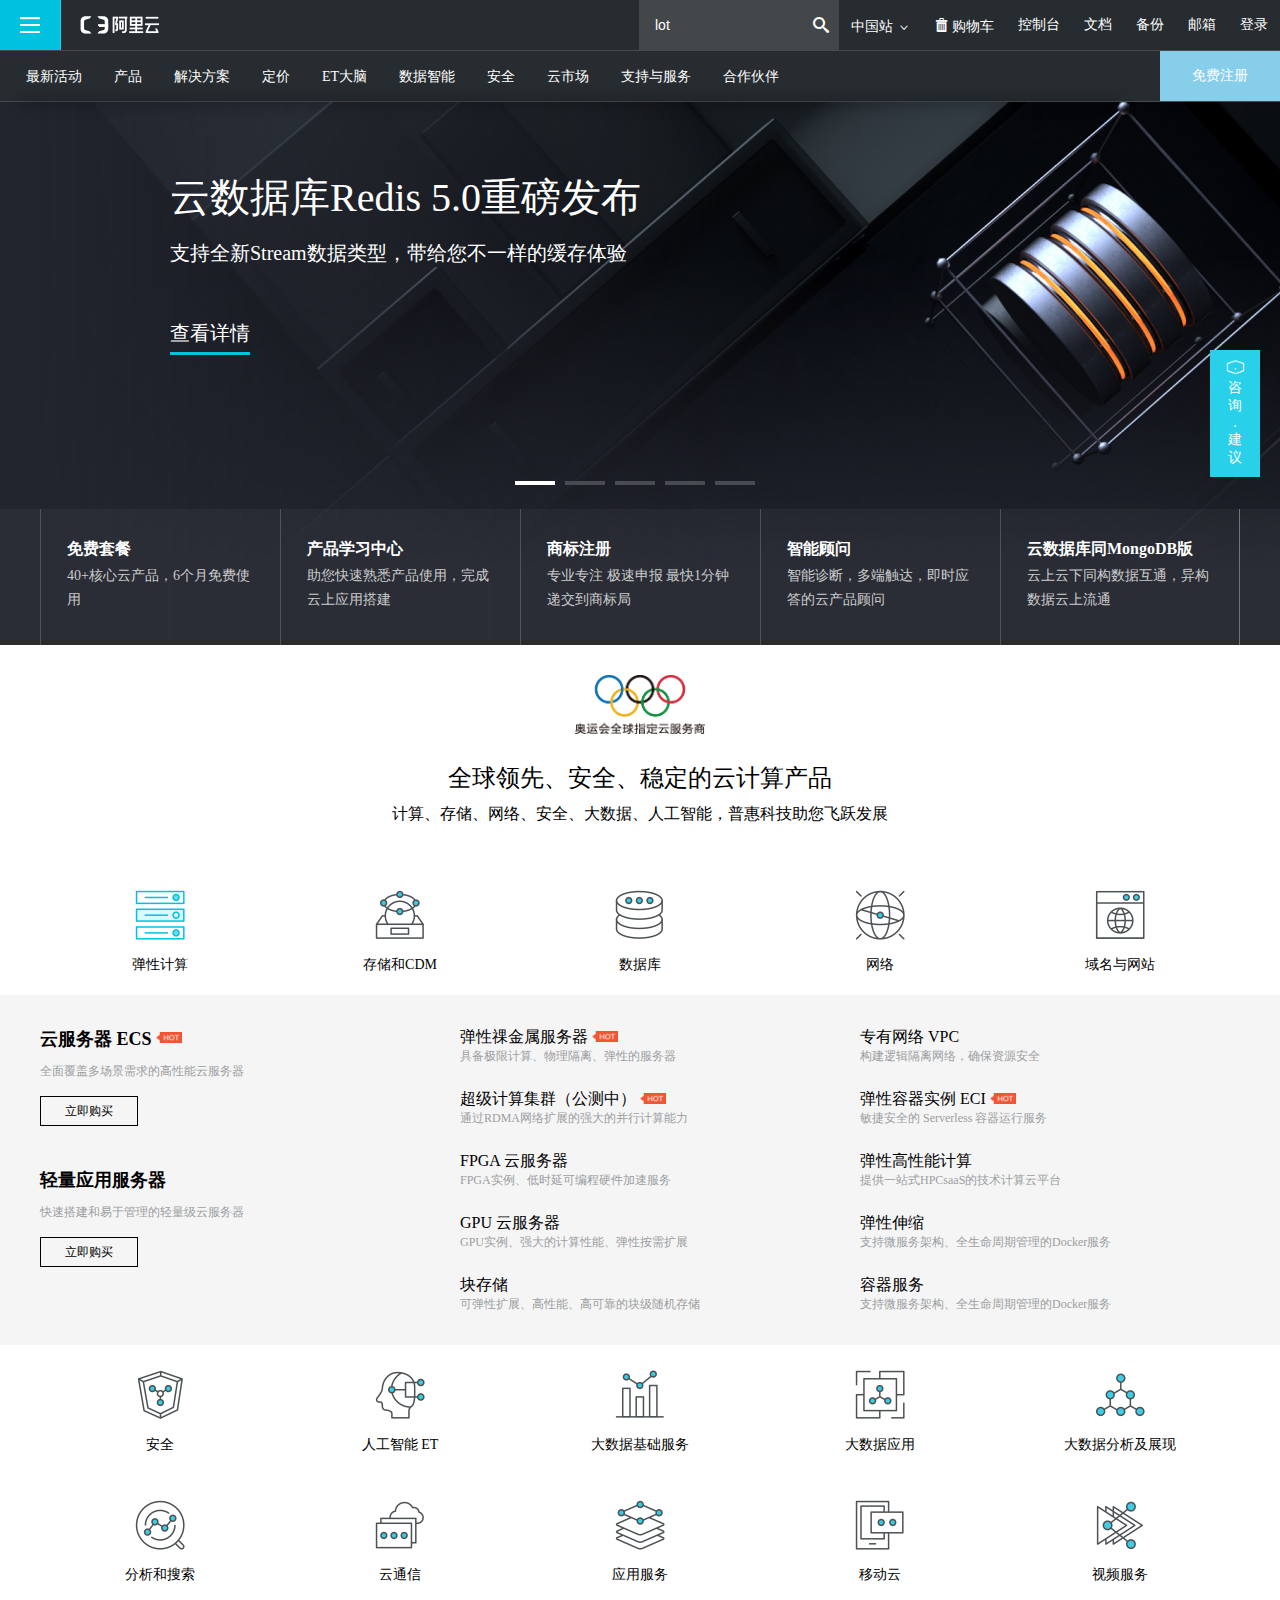
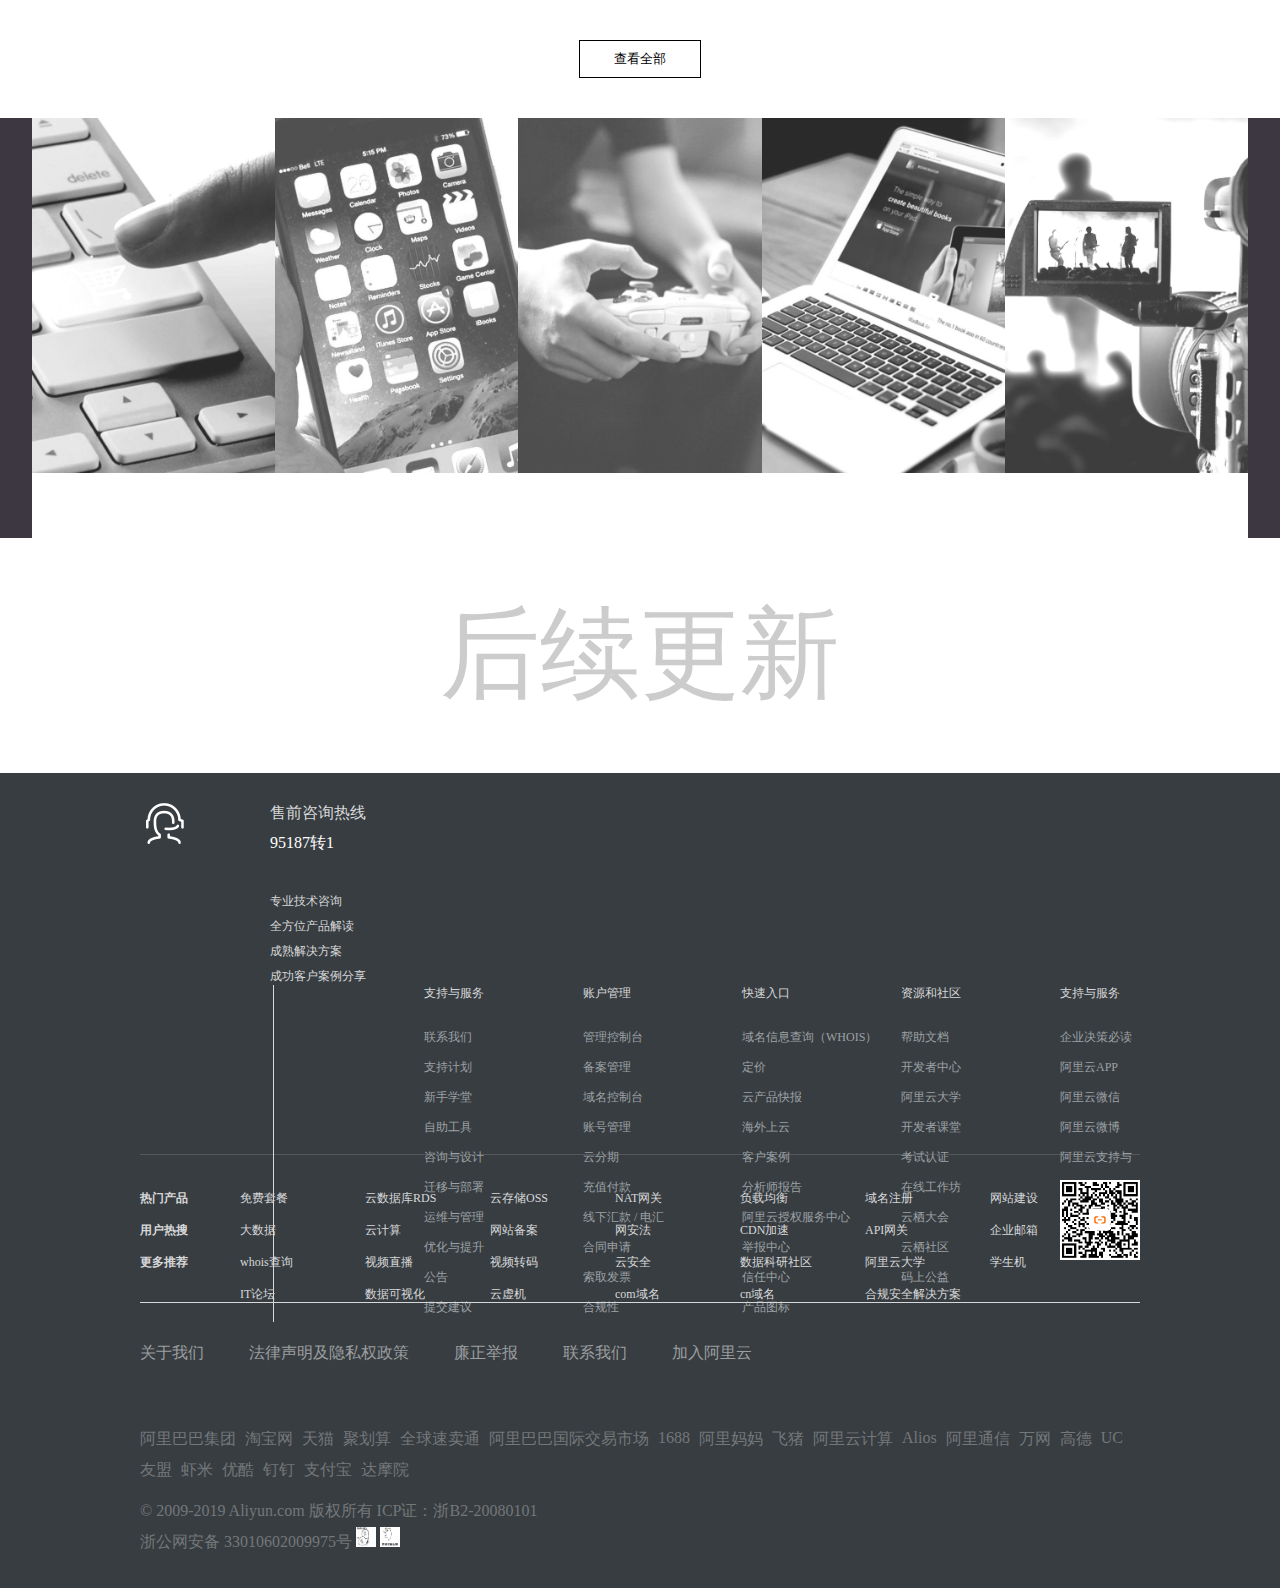
<file: 阿里云/index.html>
<!DOCTYPE html>
<html lang="en">
<head>
    <meta charset="UTF-8">
    <meta name="viewport" content="width=device-width, initial-scale=1.0">
    <meta http-equiv="X-UA-Compatible" content="ie=edge">
    <title>阿里云-上云就上阿里云</title>
    <link type="image/x-icon" href="icon.ico" rel="icon">
    <link rel="stylesheet" type="text/css" href="css/base.css">
    <link rel="stylesheet" type="text/css" href="css/index.css">
    <script src="js/base.js"></script>
</head>
<body>
    <div class="header">
        <div class="box">
            <div class="logo">
                <div class="left"></div>
                <div class="left-one">
                    <img src="images/阿里云.png" alt="" width="80">
                    <img src="images/阿里动图.gif" alt="" class="icon">
                </div>    
            </div>
            <div class="nav">
                <div class="right">
                    <ul class="clearfix">
                        <li>
                            <a href="#">中国站</a>
                            <i></i>
                        </li>
                        <li>
                            <i></i>
                            <a href="#">购物车</a>
                        </li>
                        <li>
                            <a href="#">控制台</a>
                        </li>
                        <li>
                            <a href="#">文档</a>
                        </li>
                        <li>
                            <a href="#">备份</a>
                        </li>
                        <li>
                            <a href="#">邮箱</a>
                        </li>
                        <li>
                            <a href="#">登录</a>
                        </li>
                    </ul>
                </div>   
            </div>
            <div class="lot clearfix">
                <input type="text" placeholder="lot">
                <i></i>
            </div>
        </div>
        <div class="box-bottom">
            <div class="bottom-left">
                <ul class="clearfix" id="nav">
                    <li><a href="#">最新活动</a></li>
                    <li><a href="#">产品</a></li>
                    <li><a href="#">解决方案</a></li>
                    <li><a href="#">定价</a></li>
                    <li><a href="#">ET大脑</a></li>
                    <li><a href="#">数据智能</a></li>
                    <li><a href="#">安全</a></li>
                    <li><a href="#">云市场</a></li>
                    <li><a href="#">支持与服务</a></li>
                    <li><a href="#">合作伙伴</a></li>
                </ul>
                <div class="bottom-right">
                    <a href="#">免费注册</a>
                </div>
            </div>
        </div>
        <div class="box-bottom-inner" id="nav-inner">
            <div data-value="最新活动">
                最新活动
            </div>
            <div data-value="产品">
                产品
                <div class="box-inner-left"></div>
                <div class="box-inner-center"></div>
                <div class="box-inner-right"></div>
            </div>
            <div data-value="解决方案">
                <div class="box-inner-repeat">
                    <div class="box-inner-repeat-hd">
                        通用解决方案
                    </div>
                    <ul>
                        <a href="#">
                            <li>网站</li>
                        </a>
                        <a href="#">
                            <li>IPv6</li>
                        </a>
                        <a href="#">
                            <li>企业互联网架构</li>
                        </a>
                        <a href="#">
                            <li>网络</li>
                        </a>
                        <a href="#">
                            <li>云存储</li>
                        </a>
                        <a href="#">
                            <li>迁移</li>
                        </a>
                        <a href="#">
                            <li>区块链<span>HOT</span></li>
                        </a>
                        <a href="#">
                            <li>SAP 云</li>
                        </a>
                        <a href="#">
                            <li>VMware 云</li>
                        </a>
                        <a href="#">
                            <li>智能客服</li>
                        </a>
                        <a href="#">
                            <li>AIOps故障管理</li>
                        </a>
                        <a href="#">
                            <li>企业效能</li>
                        </a>
                        <a href="#">
                            <li>容器服务深度学习</li>
                        </a>
                        <a href="#">
                            <li>数据传输</li>
                        </a>
                        <a href="#">
                            <li>数据库灾备</li>
                        </a>
                        <a href="#">
                            <li>企业级分布式数据库</li>
                        </a>
                        <a href="#">
                            <li>可信数字内容版权服务<span>NEW</span></li>
                        </a>
                        <a href="#">
                            <li>移动研发平台</li>
                        </a>
                        <a href="#">
                            <li>钉钉小程序</li>
                        </a>
                        <a href="#">
                            <li>短视频<span>NEW</span></li>
                        </a>
                        <a href="#">
                            <li>小程序云<span>NEW</span></li>
                        </a>
                    </ul>
                </div>
                <div class="box-inner-repeat">
                    <div class="box-inner-repeat-hd">
                        行业解决方案
                    </div>
                    <ul>
                        <a href="#">
                            <li>新零售<span>HOT</span></li>
                        </a>
                        <a href="#">
                            <li>新金融</li>
                        </a>
                        <a href="#">
                            <li>新制造</li>
                        </a>
                        <a href="#">
                            <li>新能源</li>
                        </a>
                        <a href="#">
                            <li>新技术</li>
                        </a>
                        <a href="#">
                            <li>智能工业</li>
                        </a>
                        <a href="#">
                            <li>大游戏</li>
                        </a>
                        <a href="#">
                            <li>大视频</li>
                        </a>
                        <a href="#">
                            <li>大传媒</li>
                        </a>
                        <a href="#">
                            <li>大健康</li>
                        </a>
                        <a href="#">
                            <li>大政务<span>HOT</span></li>
                        </a>
                        <a href="#">
                            <li>体育</li>
                        </a>
                        <a href="#">
                            <li>交通物流</li>
                        </a>
                        <a href="#">
                            <li>教育</li>
                        </a>
                        <a href="#">
                            <li>房地产</li>
                        </a>
                        <a href="#">
                            <li>汽车</li>
                        </a>
                        <a href="#">
                            <li>新金融</li>
                        </a>
                    </ul>
                </div>
                <div class="box-inner-repeat">
                    <div class="box-inner-repeat-hd">
                        安全解决方案
                    </div>
                    <ul>
                        <a href="#">
                            <li>等保合规安全</li>                            
                        </a>
                        <a href="#">
                            <li>新零售安全</li>                            
                        </a>
                        <a href="#">
                            <li>政务云安全</li>                            
                        </a>
                        <a href="#">
                            <li>互联网金融安全</li>                            
                        </a>
                        <a href="#">
                            <li>游戏安全</li>                            
                        </a>
                        <a href="#">
                            <li>社交/媒体span</li>                            
                        </a>
                        <a href="#">
                            <li>混合云态势感知</li>                            
                        </a>
                        <a href="#">
                            <li>IPv6云安全<span>NEW</span></li>                            
                        </a>
                    </ul>
                </div>
                <div class="box-inner-repeat">
                    <div class="box-inner-repeat-hd">
                        大数据解决方案
                    </div>
                    <ul>
                        <a href="#">
                            <li>智慧场馆<span>NEW</span></li>
                        </a>
                        <a href="#">
                            <li>智慧设备搜索</li>
                        </a>
                        <a href="#">
                            <li>大数据仓库</li>
                        </a>
                        <a href="#">
                            <li>云上数据集成</li>
                        </a>
                        <a href="#">
                            <li>台风路径分析</li>
                        </a>
                        <a href="#">
                            <li>工业大数据服务</li>
                        </a>
                        <a href="#">
                            <li>企业数据服务</li>
                        </a>
                        <a href="#">
                            <li>智能旅游</li>
                        </a>
                        <a href="#">
                            <li>手机数据</li>
                        </a>
                        <a href="#">
                            <li>VP应用开发</li>
                        </a>
                        <a href="#">
                            <li>人地关系数据智能<span>NEW</span></li>
                        </a>
                    </ul>
                </div>
            </div>
            <div data-value="定价">
                定价
            </div>
            <div data-value="ET大脑">
                <div class="box-inner-repeat">
                    <div class="box-inner-repeat-hd">
                        ET大脑
                    </div>
                    <ul>
                        <a href="#">
                            <li>ET城市大脑</li>
                        </a>
                        <a href="#">
                            <li>ET工业大脑<span>HOT</span></li>
                        </a>
                        <a href="#">
                            <li>ET农业大脑</li>
                        </a>
                        <a href="#">
                            <li>ET环境大脑</li>
                        </a>
                        <a href="#">
                            <li>ET医疗大脑</li>
                        </a>
                        <a href="#">
                            <li>ET航空大脑</li>
                        </a>                        
                    </ul>
                </div>
                <div class="box-inner-repeat">
                    <div class="box-inner-repeat-hd">
                        工业智能解决方案
                    </div>
                    <ul>
                        <a href="#">
                            <li>化工业解决方案</li>
                        </a>
                        <a href="#">
                            <li>光伏行业解决方案<span>HOT</span></li>
                        </a>
                        <a href="#">
                            <li>电力行业解决方案</li>
                        </a>
                        <a href="#">
                            <li>钢铁行业解决方案</li>
                        </a>
                        <a href="#">
                            <li>水泥行业解决方案</li>
                        </a>
                        <a href="#">
                            <li>供应链智能</li>
                        </a>
                        <a href="#">
                            <li>设备故障诊断</li>
                        </a>
                        <a href="#">
                            <li>设备数字运维<span>HOT</span></li>
                        </a>
                        <a href="#">
                            <li>图像自动外检</li>
                        </a>
                        <a href="#">
                            <li>工艺参数优化</li>
                        </a>
                        <a href="#">
                            <li>“见远”视觉智能诊断</li>
                        </a>
                        <a href="#">
                            <li>工业大数据服务</li>
                        </a>
                        <a href="#">
                            <li>智能配送调度</li>
                        </a>
                        <a href="#">
                            <li>设备检修智能</li>
                        </a>
                        <a href="#">
                            <li>设备检修智能<span>NEW</span></li>
                        </a>
                        <a href="#">
                            <li>机床设备智能管理<span>NEW</span></li>
                        </a>
                        <a href="#">
                            <li>锅炉燃烧优化<span>NEW</span></li>
                        </a>
                    </ul>
                </div>
                <div class="box-inner-repeat">
                    <div class="box-inner-repeat-hd">
                        城市智能解决方案
                    </div>
                    <ul>
                        <a href="#">
                            <li>城市交通态势评价</li>                            
                        </a>
                        <a href="#">
                            <li>特种车辆优化通行</li>                            
                        </a>
                        <a href="#">
                            <li>大规模网格AI信号优化</li>                            
                        </a>                        
                    </ul>
                </div>
                <div class="box-inner-repeat">
                    <div class="box-inner-repeat-hd">
                        金融智能解决方案
                    </div>
                    <ul>
                        <a href="#">
                            <li>智能培训</li>
                        </a>
                        <a href="#">
                            <li>智能双录</li>
                        </a>
                        <a href="#">
                            <li>智能助手</li>
                        </a>
                        <a href="#">
                            <li>金融精准营销<span>NEW</span></li>
                        </a>                        
                    </ul>
                </div>
                <div class="box-inner-repeat">
                    <div class="box-inner-repeat-hd">
                        通用智能解解决方案
                    </div>
                    <ul>
                        <a href="#">
                            <li>游戏大数据</li>
                        </a>
                        <a href="#">
                            <li>智能旅游</li>
                        </a>
                        <a href="#">
                            <li>大数据线索优化</li>
                        </a>
                        <a href="#">
                            <li>智能设备搜索</li>
                        </a>
                        <a href="#">
                            <li>智能场馆</li>
                        </a>
                        <a href="#">
                            <li>刷脸认证服务</li>
                        </a>
                        <a href="#">
                            <li>门禁/闸机人脸识别</li>
                        </a>
                        <a href="#">
                            <li>人性化推荐<span>NEW</span></li>
                        </a>
                        <a href="#">
                            <li>手机数据</li>
                        </a>
                        <a href="#">
                            <li>VP应用开发</li>
                        </a>
                        <a href="#">
                            <li>人地关系数据智能<span>NEW</span></li>
                        </a>
                    </ul>
                </div>
            </div>
            <div data-value="数据智能">
                <div class="box-inner-repeat">
                    <div class="box-inner-repeat-hd">
                        通用解决方案
                    </div>
                    <ul>
                        <a href="#">
                            <li>网站</li>
                        </a>
                        <a href="#">
                            <li>IPv6</li>
                        </a>
                        <a href="#">
                            <li>企业互联网架构</li>
                        </a>
                        <a href="#">
                            <li>网络</li>
                        </a>
                        <a href="#">
                            <li>云存储</li>
                        </a>
                        <a href="#">
                            <li>迁移</li>
                        </a>
                        <a href="#">
                            <li>区块链<span>HOT</span></li>
                        </a>
                        <a href="#">
                            <li>SAP 云</li>
                        </a>
                        <a href="#">
                            <li>VMware 云</li>
                        </a>
                        <a href="#">
                            <li>智能客服</li>
                        </a>
                        <a href="#">
                            <li>AIOps故障管理</li>
                        </a>
                        <a href="#">
                            <li>企业效能</li>
                        </a>
                        <a href="#">
                            <li>容器服务深度学习</li>
                        </a>
                        <a href="#">
                            <li>数据传输</li>
                        </a>
                        <a href="#">
                            <li>数据库灾备</li>
                        </a>
                        <a href="#">
                            <li>企业级分布式数据库</li>
                        </a>
                        <a href="#">
                            <li>可信数字内容版权服务<span>NEW</span></li>
                        </a>
                        <a href="#">
                            <li>移动研发平台</li>
                        </a>
                        <a href="#">
                            <li>钉钉小程序</li>
                        </a>
                        <a href="#">
                            <li>短视频<span>NEW</span></li>
                        </a>
                        <a href="#">
                            <li>小程序云<span>NEW</span></li>
                        </a>
                    </ul>
                </div>
                <div class="box-inner-repeat">
                    <div class="box-inner-repeat-hd">
                        行业解决方案
                    </div>
                    <ul>
                        <a href="#">
                            <li>新零售<span>HOT</span></li>
                        </a>
                        <a href="#">
                            <li>新金融</li>
                        </a>
                        <a href="#">
                            <li>新制造</li>
                        </a>
                        <a href="#">
                            <li>新能源</li>
                        </a>
                        <a href="#">
                            <li>新技术</li>
                        </a>
                        <a href="#">
                            <li>智能工业</li>
                        </a>
                        <a href="#">
                            <li>大游戏</li>
                        </a>
                        <a href="#">
                            <li>大视频</li>
                        </a>
                        <a href="#">
                            <li>大传媒</li>
                        </a>
                        <a href="#">
                            <li>大健康</li>
                        </a>
                        <a href="#">
                            <li>大政务<span>HOT</span></li>
                        </a>
                        <a href="#">
                            <li>体育</li>
                        </a>
                        <a href="#">
                            <li>交通物流</li>
                        </a>
                        <a href="#">
                            <li>教育</li>
                        </a>
                        <a href="#">
                            <li>房地产</li>
                        </a>
                        <a href="#">
                            <li>汽车</li>
                        </a>
                        <a href="#">
                            <li>新金融</li>
                        </a>
                    </ul>
                </div>
                <div class="box-inner-repeat">
                    <div class="box-inner-repeat-hd">
                        安全解决方案
                    </div>
                    <ul>
                        <a href="#">
                            <li>等保合规安全</li>                            
                        </a>
                        <a href="#">
                            <li>新零售安全</li>                            
                        </a>
                        <a href="#">
                            <li>政务云安全</li>                            
                        </a>
                        <a href="#">
                            <li>互联网金融安全</li>                            
                        </a>
                        <a href="#">
                            <li>游戏安全</li>                            
                        </a>
                        <a href="#">
                            <li>社交/媒体span</li>                            
                        </a>
                        <a href="#">
                            <li>混合云态势感知</li>                            
                        </a>
                        <a href="#">
                            <li>IPv6云安全<span>NEW</span></li>                            
                        </a>
                    </ul>
                </div>
                <div class="box-inner-repeat">
                    <div class="box-inner-repeat-hd">
                        大数据解决方案
                    </div>
                    <ul>
                        <a href="#">
                            <li>智慧场馆<span>NEW</span></li>
                        </a>
                        <a href="#">
                            <li>智慧设备搜索</li>
                        </a>
                        <a href="#">
                            <li>大数据仓库</li>
                        </a>
                        <a href="#">
                            <li>云上数据集成</li>
                        </a>
                        <a href="#">
                            <li>台风路径分析</li>
                        </a>
                        <a href="#">
                            <li>工业大数据服务</li>
                        </a>
                        <a href="#">
                            <li>企业数据服务</li>
                        </a>
                        <a href="#">
                            <li>智能旅游</li>
                        </a>
                        <a href="#">
                            <li>手机数据</li>
                        </a>
                        <a href="#">
                            <li>VP应用开发</li>
                        </a>
                        <a href="#">
                            <li>人地关系数据智能<span>NEW</span></li>
                        </a>
                    </ul>
                </div>
                <div class="box-inner-repeat">
                    <div class="box-inner-repeat-hd">
                        大数据解决方案
                    </div>
                    <ul>
                        <a href="#">
                            <li>智慧场馆<span>NEW</span></li>
                        </a>
                        <a href="#">
                            <li>智慧设备搜索</li>
                        </a>
                        <a href="#">
                            <li>大数据仓库</li>
                        </a>
                        <a href="#">
                            <li>云上数据集成</li>
                        </a>
                        <a href="#">
                            <li>台风路径分析</li>
                        </a>
                        <a href="#">
                            <li>工业大数据服务</li>
                        </a>
                        <a href="#">
                            <li>企业数据服务</li>
                        </a>
                        <a href="#">
                            <li>智能旅游</li>
                        </a>
                        <a href="#">
                            <li>手机数据</li>
                        </a>
                        <a href="#">
                            <li>VP应用开发</li>
                        </a>
                        <a href="#">
                            <li>人地关系数据智能<span>NEW</span></li>
                        </a>
                    </ul>
                </div>
            </div>
            <div data-value="安全">
                <div class="box-inner-repeat">
                    <div class="box-inner-repeat-hd">
                        通用解决方案
                    </div>
                    <ul>
                        <a href="#">
                            <li>网站</li>
                        </a>
                        <a href="#">
                            <li>IPv6</li>
                        </a>
                        <a href="#">
                            <li>企业互联网架构</li>
                        </a>
                        <a href="#">
                            <li>网络</li>
                        </a>
                        <a href="#">
                            <li>云存储</li>
                        </a>
                        <a href="#">
                            <li>迁移</li>
                        </a>
                        <a href="#">
                            <li>区块链<span>HOT</span></li>
                        </a>
                        <a href="#">
                            <li>SAP 云</li>
                        </a>
                        <a href="#">
                            <li>VMware 云</li>
                        </a>
                        <a href="#">
                            <li>智能客服</li>
                        </a>
                        <a href="#">
                            <li>AIOps故障管理</li>
                        </a>
                        <a href="#">
                            <li>企业效能</li>
                        </a>
                        <a href="#">
                            <li>容器服务深度学习</li>
                        </a>
                        <a href="#">
                            <li>数据传输</li>
                        </a>
                        <a href="#">
                            <li>数据库灾备</li>
                        </a>
                        <a href="#">
                            <li>企业级分布式数据库</li>
                        </a>
                        <a href="#">
                            <li>可信数字内容版权服务<span>NEW</span></li>
                        </a>
                        <a href="#">
                            <li>移动研发平台</li>
                        </a>
                        <a href="#">
                            <li>钉钉小程序</li>
                        </a>
                        <a href="#">
                            <li>短视频<span>NEW</span></li>
                        </a>
                        <a href="#">
                            <li>小程序云<span>NEW</span></li>
                        </a>
                    </ul>
                </div>
                <div class="box-inner-repeat">
                    <div class="box-inner-repeat-hd">
                        行业解决方案
                    </div>
                    <ul>
                        <a href="#">
                            <li>新零售<span>HOT</span></li>
                        </a>
                        <a href="#">
                            <li>新金融</li>
                        </a>
                        <a href="#">
                            <li>新制造</li>
                        </a>
                        <a href="#">
                            <li>新能源</li>
                        </a>
                        <a href="#">
                            <li>新技术</li>
                        </a>
                        <a href="#">
                            <li>智能工业</li>
                        </a>
                        <a href="#">
                            <li>大游戏</li>
                        </a>
                        <a href="#">
                            <li>大视频</li>
                        </a>
                        <a href="#">
                            <li>大传媒</li>
                        </a>
                        <a href="#">
                            <li>大健康</li>
                        </a>
                        <a href="#">
                            <li>大政务<span>HOT</span></li>
                        </a>
                        <a href="#">
                            <li>体育</li>
                        </a>
                        <a href="#">
                            <li>交通物流</li>
                        </a>
                        <a href="#">
                            <li>教育</li>
                        </a>
                        <a href="#">
                            <li>房地产</li>
                        </a>
                        <a href="#">
                            <li>汽车</li>
                        </a>
                        <a href="#">
                            <li>新金融</li>
                        </a>
                    </ul>
                </div>
                <div class="box-inner-repeat">
                    <div class="box-inner-repeat-hd">
                        安全解决方案
                    </div>
                    <ul>
                        <a href="#">
                            <li>等保合规安全</li>                            
                        </a>
                        <a href="#">
                            <li>新零售安全</li>                            
                        </a>
                        <a href="#">
                            <li>政务云安全</li>                            
                        </a>
                        <a href="#">
                            <li>互联网金融安全</li>                            
                        </a>
                        <a href="#">
                            <li>游戏安全</li>                            
                        </a>
                        <a href="#">
                            <li>社交/媒体span</li>                            
                        </a>
                        <a href="#">
                            <li>混合云态势感知</li>                            
                        </a>
                        <a href="#">
                            <li>IPv6云安全<span>NEW</span></li>                            
                        </a>
                    </ul>
                </div>
                <div class="box-inner-repeat">
                    <div class="box-inner-repeat-hd">
                        大数据解决方案
                    </div>
                    <ul>
                        <a href="#">
                            <li>智慧场馆<span>NEW</span></li>
                        </a>
                        <a href="#">
                            <li>智慧设备搜索</li>
                        </a>
                        <a href="#">
                            <li>大数据仓库</li>
                        </a>
                        <a href="#">
                            <li>云上数据集成</li>
                        </a>
                        <a href="#">
                            <li>台风路径分析</li>
                        </a>
                        <a href="#">
                            <li>工业大数据服务</li>
                        </a>
                        <a href="#">
                            <li>企业数据服务</li>
                        </a>
                        <a href="#">
                            <li>智能旅游</li>
                        </a>
                        <a href="#">
                            <li>手机数据</li>
                        </a>
                        <a href="#">
                            <li>VP应用开发</li>
                        </a>
                        <a href="#">
                            <li>人地关系数据智能<span>NEW</span></li>
                        </a>
                    </ul>
                </div>
                <div class="box-inner-repeat">
                    <div class="box-inner-repeat-hd">
                        大数据解决方案
                    </div>
                    <ul>
                        <a href="#">
                            <li>智慧场馆<span>NEW</span></li>
                        </a>
                        <a href="#">
                            <li>智慧设备搜索</li>
                        </a>
                        <a href="#">
                            <li>大数据仓库</li>
                        </a>
                        <a href="#">
                            <li>云上数据集成</li>
                        </a>
                        <a href="#">
                            <li>台风路径分析</li>
                        </a>
                        <a href="#">
                            <li>工业大数据服务</li>
                        </a>
                        <a href="#">
                            <li>企业数据服务</li>
                        </a>
                        <a href="#">
                            <li>智能旅游</li>
                        </a>
                        <a href="#">
                            <li>手机数据</li>
                        </a>
                        <a href="#">
                            <li>VP应用开发</li>
                        </a>
                        <a href="#">
                            <li>人地关系数据智能<span>NEW</span></li>
                        </a>
                    </ul>
                </div>
            </div>
            <div data-value="云市场">
                <div class="box-inner-repeat">
                    <div class="box-inner-repeat-hd">
                        通用解决方案
                    </div>
                    <ul>
                        <a href="#">
                            <li>网站</li>
                        </a>
                        <a href="#">
                            <li>IPv6</li>
                        </a>
                        <a href="#">
                            <li>企业互联网架构</li>
                        </a>
                        <a href="#">
                            <li>网络</li>
                        </a>
                        <a href="#">
                            <li>云存储</li>
                        </a>
                        <a href="#">
                            <li>迁移</li>
                        </a>
                        <a href="#">
                            <li>区块链<span>HOT</span></li>
                        </a>
                        <a href="#">
                            <li>SAP 云</li>
                        </a>
                        <a href="#">
                            <li>VMware 云</li>
                        </a>
                        <a href="#">
                            <li>智能客服</li>
                        </a>
                        <a href="#">
                            <li>AIOps故障管理</li>
                        </a>
                        <a href="#">
                            <li>企业效能</li>
                        </a>
                        <a href="#">
                            <li>容器服务深度学习</li>
                        </a>
                        <a href="#">
                            <li>数据传输</li>
                        </a>
                        <a href="#">
                            <li>数据库灾备</li>
                        </a>
                        <a href="#">
                            <li>企业级分布式数据库</li>
                        </a>
                        <a href="#">
                            <li>可信数字内容版权服务<span>NEW</span></li>
                        </a>
                        <a href="#">
                            <li>移动研发平台</li>
                        </a>
                        <a href="#">
                            <li>钉钉小程序</li>
                        </a>
                        <a href="#">
                            <li>短视频<span>NEW</span></li>
                        </a>
                        <a href="#">
                            <li>小程序云<span>NEW</span></li>
                        </a>
                    </ul>
                </div>
                <div class="box-inner-repeat">
                    <div class="box-inner-repeat-hd">
                        行业解决方案
                    </div>
                    <ul>
                        <a href="#">
                            <li>新零售<span>HOT</span></li>
                        </a>
                        <a href="#">
                            <li>新金融</li>
                        </a>
                        <a href="#">
                            <li>新制造</li>
                        </a>
                        <a href="#">
                            <li>新能源</li>
                        </a>
                        <a href="#">
                            <li>新技术</li>
                        </a>
                        <a href="#">
                            <li>智能工业</li>
                        </a>
                        <a href="#">
                            <li>大游戏</li>
                        </a>
                        <a href="#">
                            <li>大视频</li>
                        </a>
                        <a href="#">
                            <li>大传媒</li>
                        </a>
                        <a href="#">
                            <li>大健康</li>
                        </a>
                        <a href="#">
                            <li>大政务<span>HOT</span></li>
                        </a>
                        <a href="#">
                            <li>体育</li>
                        </a>
                        <a href="#">
                            <li>交通物流</li>
                        </a>
                        <a href="#">
                            <li>教育</li>
                        </a>
                        <a href="#">
                            <li>房地产</li>
                        </a>
                        <a href="#">
                            <li>汽车</li>
                        </a>
                        <a href="#">
                            <li>新金融</li>
                        </a>
                    </ul>
                </div>
                <div class="box-inner-repeat">
                    <div class="box-inner-repeat-hd">
                        安全解决方案
                    </div>
                    <ul>
                        <a href="#">
                            <li>等保合规安全</li>                            
                        </a>
                        <a href="#">
                            <li>新零售安全</li>                            
                        </a>
                        <a href="#">
                            <li>政务云安全</li>                            
                        </a>
                        <a href="#">
                            <li>互联网金融安全</li>                            
                        </a>
                        <a href="#">
                            <li>游戏安全</li>                            
                        </a>
                        <a href="#">
                            <li>社交/媒体span</li>                            
                        </a>
                        <a href="#">
                            <li>混合云态势感知</li>                            
                        </a>
                        <a href="#">
                            <li>IPv6云安全<span>NEW</span></li>                            
                        </a>
                    </ul>
                </div>
                <div class="box-inner-repeat">
                    <div class="box-inner-repeat-hd">
                        大数据解决方案
                    </div>
                    <ul>
                        <a href="#">
                            <li>智慧场馆<span>NEW</span></li>
                        </a>
                        <a href="#">
                            <li>智慧设备搜索</li>
                        </a>
                        <a href="#">
                            <li>大数据仓库</li>
                        </a>
                        <a href="#">
                            <li>云上数据集成</li>
                        </a>
                        <a href="#">
                            <li>台风路径分析</li>
                        </a>
                        <a href="#">
                            <li>工业大数据服务</li>
                        </a>
                        <a href="#">
                            <li>企业数据服务</li>
                        </a>
                        <a href="#">
                            <li>智能旅游</li>
                        </a>
                        <a href="#">
                            <li>手机数据</li>
                        </a>
                        <a href="#">
                            <li>VP应用开发</li>
                        </a>
                        <a href="#">
                            <li>人地关系数据智能<span>NEW</span></li>
                        </a>
                    </ul>
                </div>
                <div class="box-inner-repeat">
                    <div class="box-inner-repeat-hd">
                        大数据解决方案
                    </div>
                    <ul>
                        <a href="#">
                            <li>智慧场馆<span>NEW</span></li>
                        </a>
                        <a href="#">
                            <li>智慧设备搜索</li>
                        </a>
                        <a href="#">
                            <li>大数据仓库</li>
                        </a>
                        <a href="#">
                            <li>云上数据集成</li>
                        </a>
                        <a href="#">
                            <li>台风路径分析</li>
                        </a>
                        <a href="#">
                            <li>工业大数据服务</li>
                        </a>
                        <a href="#">
                            <li>企业数据服务</li>
                        </a>
                        <a href="#">
                            <li>智能旅游</li>
                        </a>
                        <a href="#">
                            <li>手机数据</li>
                        </a>
                        <a href="#">
                            <li>VP应用开发</li>
                        </a>
                        <a href="#">
                            <li>人地关系数据智能<span>NEW</span></li>
                        </a>
                    </ul>
                </div>
            </div>
            <div data-value="支持与服务">
                <div class="box-inner-repeat">
                    <div class="box-inner-repeat-hd">
                        通用解决方案
                    </div>
                    <ul>
                        <a href="#">
                            <li>网站</li>
                        </a>
                        <a href="#">
                            <li>IPv6</li>
                        </a>
                        <a href="#">
                            <li>企业互联网架构</li>
                        </a>
                        <a href="#">
                            <li>网络</li>
                        </a>
                        <a href="#">
                            <li>云存储</li>
                        </a>
                        <a href="#">
                            <li>迁移</li>
                        </a>
                        <a href="#">
                            <li>区块链<span>HOT</span></li>
                        </a>
                        <a href="#">
                            <li>SAP 云</li>
                        </a>
                        <a href="#">
                            <li>VMware 云</li>
                        </a>
                        <a href="#">
                            <li>智能客服</li>
                        </a>
                        <a href="#">
                            <li>AIOps故障管理</li>
                        </a>
                        <a href="#">
                            <li>企业效能</li>
                        </a>
                        <a href="#">
                            <li>容器服务深度学习</li>
                        </a>
                        <a href="#">
                            <li>数据传输</li>
                        </a>
                        <a href="#">
                            <li>数据库灾备</li>
                        </a>
                        <a href="#">
                            <li>企业级分布式数据库</li>
                        </a>
                        <a href="#">
                            <li>可信数字内容版权服务<span>NEW</span></li>
                        </a>
                        <a href="#">
                            <li>移动研发平台</li>
                        </a>
                        <a href="#">
                            <li>钉钉小程序</li>
                        </a>
                        <a href="#">
                            <li>短视频<span>NEW</span></li>
                        </a>
                        <a href="#">
                            <li>小程序云<span>NEW</span></li>
                        </a>
                    </ul>
                </div>
                <div class="box-inner-repeat">
                    <div class="box-inner-repeat-hd">
                        行业解决方案
                    </div>
                    <ul>
                        <a href="#">
                            <li>新零售<span>HOT</span></li>
                        </a>
                        <a href="#">
                            <li>新金融</li>
                        </a>
                        <a href="#">
                            <li>新制造</li>
                        </a>
                        <a href="#">
                            <li>新能源</li>
                        </a>
                        <a href="#">
                            <li>新技术</li>
                        </a>
                        <a href="#">
                            <li>智能工业</li>
                        </a>
                        <a href="#">
                            <li>大游戏</li>
                        </a>
                        <a href="#">
                            <li>大视频</li>
                        </a>
                        <a href="#">
                            <li>大传媒</li>
                        </a>
                        <a href="#">
                            <li>大健康</li>
                        </a>
                        <a href="#">
                            <li>大政务<span>HOT</span></li>
                        </a>
                        <a href="#">
                            <li>体育</li>
                        </a>
                        <a href="#">
                            <li>交通物流</li>
                        </a>
                        <a href="#">
                            <li>教育</li>
                        </a>
                        <a href="#">
                            <li>房地产</li>
                        </a>
                        <a href="#">
                            <li>汽车</li>
                        </a>
                        <a href="#">
                            <li>新金融</li>
                        </a>
                    </ul>
                </div>
                <div class="box-inner-repeat">
                    <div class="box-inner-repeat-hd">
                        安全解决方案
                    </div>
                    <ul>
                        <a href="#">
                            <li>等保合规安全</li>                            
                        </a>
                        <a href="#">
                            <li>新零售安全</li>                            
                        </a>
                        <a href="#">
                            <li>政务云安全</li>                            
                        </a>
                        <a href="#">
                            <li>互联网金融安全</li>                            
                        </a>
                        <a href="#">
                            <li>游戏安全</li>                            
                        </a>
                        <a href="#">
                            <li>社交/媒体span</li>                            
                        </a>
                        <a href="#">
                            <li>混合云态势感知</li>                            
                        </a>
                        <a href="#">
                            <li>IPv6云安全<span>NEW</span></li>                            
                        </a>
                    </ul>
                </div>
                <div class="box-inner-repeat">
                    <div class="box-inner-repeat-hd">
                        大数据解决方案
                    </div>
                    <ul>
                        <a href="#">
                            <li>智慧场馆<span>NEW</span></li>
                        </a>
                        <a href="#">
                            <li>智慧设备搜索</li>
                        </a>
                        <a href="#">
                            <li>大数据仓库</li>
                        </a>
                        <a href="#">
                            <li>云上数据集成</li>
                        </a>
                        <a href="#">
                            <li>台风路径分析</li>
                        </a>
                        <a href="#">
                            <li>工业大数据服务</li>
                        </a>
                        <a href="#">
                            <li>企业数据服务</li>
                        </a>
                        <a href="#">
                            <li>智能旅游</li>
                        </a>
                        <a href="#">
                            <li>手机数据</li>
                        </a>
                        <a href="#">
                            <li>VP应用开发</li>
                        </a>
                        <a href="#">
                            <li>人地关系数据智能<span>NEW</span></li>
                        </a>
                    </ul>
                </div>
                <div class="box-inner-repeat">
                    <div class="box-inner-repeat-hd">
                        大数据解决方案
                    </div>
                    <ul>
                        <a href="#">
                            <li>智慧场馆<span>NEW</span></li>
                        </a>
                        <a href="#">
                            <li>智慧设备搜索</li>
                        </a>
                        <a href="#">
                            <li>大数据仓库</li>
                        </a>
                        <a href="#">
                            <li>云上数据集成</li>
                        </a>
                        <a href="#">
                            <li>台风路径分析</li>
                        </a>
                        <a href="#">
                            <li>工业大数据服务</li>
                        </a>
                        <a href="#">
                            <li>企业数据服务</li>
                        </a>
                        <a href="#">
                            <li>智能旅游</li>
                        </a>
                        <a href="#">
                            <li>手机数据</li>
                        </a>
                        <a href="#">
                            <li>VP应用开发</li>
                        </a>
                        <a href="#">
                            <li>人地关系数据智能<span>NEW</span></li>
                        </a>
                    </ul>
                </div>
            </div>
            <div data-value="合作伙伴">
                <div class="box-inner-repeat">
                    <div class="box-inner-repeat-hd">
                        通用解决方案
                    </div>
                    <ul>
                        <a href="#">
                            <li>网站</li>
                        </a>
                        <a href="#">
                            <li>IPv6</li>
                        </a>
                        <a href="#">
                            <li>企业互联网架构</li>
                        </a>
                        <a href="#">
                            <li>网络</li>
                        </a>
                        <a href="#">
                            <li>云存储</li>
                        </a>
                        <a href="#">
                            <li>迁移</li>
                        </a>
                        <a href="#">
                            <li>区块链<span>HOT</span></li>
                        </a>
                        <a href="#">
                            <li>SAP 云</li>
                        </a>
                        <a href="#">
                            <li>VMware 云</li>
                        </a>
                        <a href="#">
                            <li>智能客服</li>
                        </a>
                        <a href="#">
                            <li>AIOps故障管理</li>
                        </a>
                        <a href="#">
                            <li>企业效能</li>
                        </a>
                        <a href="#">
                            <li>容器服务深度学习</li>
                        </a>
                        <a href="#">
                            <li>数据传输</li>
                        </a>
                        <a href="#">
                            <li>数据库灾备</li>
                        </a>
                        <a href="#">
                            <li>企业级分布式数据库</li>
                        </a>
                        <a href="#">
                            <li>可信数字内容版权服务<span>NEW</span></li>
                        </a>
                        <a href="#">
                            <li>移动研发平台</li>
                        </a>
                        <a href="#">
                            <li>钉钉小程序</li>
                        </a>
                        <a href="#">
                            <li>短视频<span>NEW</span></li>
                        </a>
                        <a href="#">
                            <li>小程序云<span>NEW</span></li>
                        </a>
                    </ul>
                </div>
                <div class="box-inner-repeat">
                    <div class="box-inner-repeat-hd">
                        行业解决方案
                    </div>
                    <ul>
                        <a href="#">
                            <li>新零售<span>HOT</span></li>
                        </a>
                        <a href="#">
                            <li>新金融</li>
                        </a>
                        <a href="#">
                            <li>新制造</li>
                        </a>
                        <a href="#">
                            <li>新能源</li>
                        </a>
                        <a href="#">
                            <li>新技术</li>
                        </a>
                        <a href="#">
                            <li>智能工业</li>
                        </a>
                        <a href="#">
                            <li>大游戏</li>
                        </a>
                        <a href="#">
                            <li>大视频</li>
                        </a>
                        <a href="#">
                            <li>大传媒</li>
                        </a>
                        <a href="#">
                            <li>大健康</li>
                        </a>
                        <a href="#">
                            <li>大政务<span>HOT</span></li>
                        </a>
                        <a href="#">
                            <li>体育</li>
                        </a>
                        <a href="#">
                            <li>交通物流</li>
                        </a>
                        <a href="#">
                            <li>教育</li>
                        </a>
                        <a href="#">
                            <li>房地产</li>
                        </a>
                        <a href="#">
                            <li>汽车</li>
                        </a>
                        <a href="#">
                            <li>新金融</li>
                        </a>
                    </ul>
                </div>
                <div class="box-inner-repeat">
                    <div class="box-inner-repeat-hd">
                        安全解决方案
                    </div>
                    <ul>
                        <a href="#">
                            <li>等保合规安全</li>                            
                        </a>
                        <a href="#">
                            <li>新零售安全</li>                            
                        </a>
                        <a href="#">
                            <li>政务云安全</li>                            
                        </a>
                        <a href="#">
                            <li>互联网金融安全</li>                            
                        </a>
                        <a href="#">
                            <li>游戏安全</li>                            
                        </a>
                        <a href="#">
                            <li>社交/媒体span</li>                            
                        </a>
                        <a href="#">
                            <li>混合云态势感知</li>                            
                        </a>
                        <a href="#">
                            <li>IPv6云安全<span>NEW</span></li>                            
                        </a>
                    </ul>
                </div>
            </div>
        </div>
        <script>
            var navObj = my$("nav").children;
            var navInnerObj = my$("nav-inner").children;

            for(var i = 0; i < navObj.length; i++){
                navObj[i].num = i;
                navInnerObj[i].num = i;
                navObj[i].onmouseover = function (){
                    for(var j = 0; j < navInnerObj.length; j++){
                        navInnerObj[j].style.display = "none";
                    }
                    my$("nav-inner").style.height = "640px";
                    navInnerObj[this.num].style.display = "block";
                    // navInnerObj[this.num].onmouseout = function (){
                    //     my$("nav-inner").style.height = "0";
                    //     this.style.display = "none";
                    // };
                };
                navInnerObj[i].onmouseover = function (){
                    this.style.display = "block";
                    my$("nav-inner").style.height = "640px";
                }
            }
                
            
            my$("nav-inner").onmouseout = function (){
                for(var k = 0; k < navInnerObj.length; k++){
                    navInnerObj[k].style.display = "none";
                }
                my$("nav-inner").style.height = "0";
            };
        </script>
    </div>
        
    <!-- start banner -->
    <div class="banner">
        <!-- 点击banner后进入的链接 -->
        <a href="#"></a>
        <!--banner图片-->
        <div class="banner-img" id="banner-img">
            <img src="images/banner1.jpg" alt=""> 
            <img src="images/banner1-inner.png" alt="" class="banner-imgcolor">
        </div>
        <!-- banner里文字 -->
        <div class="banner-inner w" id="banner-inner">
            <h1>云数据库Redis 5.0重磅发布</h1>
            <p>支持全新Stream数据类型，带给您不一样的缓存体验</p>
            <a href="#">
                查看详情
            </a>
        </div>
        <div class="banner-line" id="banner-line">
            <ul>
                <li>
                    <div></div>
                </li>
                <li>
                    <div></div>
                </li>
                <li>
                    <div></div>
                </li>
                <li>
                    <div></div>
                </li>
                <li>
                    <div></div>
                </li>
            </ul>
        </div>
        <script src="js/banner.js"></script>
        <div class="banner-box clears">
            <ul class="w">
                <li>
                    <a href="#">
                        <h2>免费套餐</h2>
                        <p>40+核心云产品，6个月免费使用</p>
                    </a>
                </li>
                <li>
                    <a href="#">
                        <h2>产品学习中心</h2>
                        <p>助您快速熟悉产品使用，完成云上应用搭建</p>
                    </a>
                </li>
                <li>
                    <a href="#">
                        <h2>商标注册</h2>
                        <p>专业专注 极速申报 最快1分钟递交到商标局</p>
                    </a>
                </li>
                <li>
                    <a href="#">
                        <h2>智能顾问</h2>
                        <p>智能诊断，多端触达，即时应答的云产品顾问</p>
                    </a>
                </li>
                <li>
                    <a href="#">
                        <h2>云数据库同MongoDB版</h2>
                        <p>云上云下同构数据互通，异构数据云上流通</p>
                    </a>
                </li>
            </ul>
        </div>
    </div>
    <!-- end banner -->
    <!--start 主体部分-->
    <div class="main">
        <!-- start 云计算产品模块 -->
        <div class="product">
            <div class="product-hd">
                <img src="images/O4.png" alt="" width="130">
                <h1>全球领先、安全、稳定的云计算产品</h1>
                <p>计算、存储、网络、安全、大数据、人工智能，普惠科技助您飞跃发展</p>
            </div>
            <div class="product-bd">

                <!-- start 第一行 -->
                <div class="product-bd-nav w clears">
                    <ul id="product-1">
                        <li class="first-backimg">
                            <p>弹性计算</p>
                        </li>
                        <li>
                            <p>存储和CDM</p>
                        </li>
                        <li>
                            <p>数据库</p>
                        </li>
                        <li>
                            <p>网络</p>
                        </li>
                        <li>
                            <p>域名与网站</p>
                        </li>
                    </ul>
                </div>
                <div class="product-bd-box" id="product-bd-box-1">
                    <!-- 弹性计算 -->
                    <div class="product-inner w" >
                        <div class="product-inner-left">
                            <div>
                                <a href="#">
                                    <div>
                                        <span>云服务器 ECS</span>
                                        <img src="images/HOT.png" alt="">
                                        <p>全面覆盖多场景需求的高性能云服务器</p>
                                    </div>
                                </a>
                                <a href="#" class="chopping">
                                    立即购买
                                </a>
                            </div>
                            <div>
                                <a href="#">
                                    <div>
                                        <span>轻量应用服务器</span>
                                        <p>快速搭建和易于管理的轻量级云服务器</p>
                                    </div>
                                </a>
                                <a href="#" class="chopping">
                                    立即购买
                                </a>
                            </div>
                        </div>
                        <div class="product-inner-repeat">
                            <ul>
                                <li>
                                    <a href="#">
                                        <span>弹性祼金属服务器</span>
                                        <img src="images/HOT.png" alt="">
                                        <p>具备极限计算、物理隔离、弹性的服务器</p>
                                    </a>
                                </li>
                                <li>
                                    <a href="#">
                                        <span>超级计算集群（公测中）</span>
                                        <img src="images/HOT.png" alt="">
                                        <p>通过RDMA网络扩展的强大的并行计算能力</p>
                                    </a>
                                </li>
                                <li>
                                    <a href="#">
                                        <span>FPGA 云服务器</span>
                                        <p>FPGA实例、低时延可编程硬件加速服务</p>
                                    </a>
                                </li>
                                <li>
                                    <a href="#">
                                        <span>GPU 云服务器</span>
                                        <p>GPU实例、强大的计算性能、弹性按需扩展</p>
                                    </a>
                                </li>
                                <li>
                                    <a href="#">
                                        <span>块存储</span>
                                        <p>可弹性扩展、高性能、高可靠的块级随机存储</p>
                                    </a>
                                </li>
                            </ul>
                        </div>
                        <div class="product-inner-repeat">
                            <ul>
                                <li>
                                    <a href="#">
                                        <span>专有网络 VPC</span>
                                        <p>构建逻辑隔离网络，确保资源安全</p>
                                    </a>
                                </li>
                                <li>
                                    <a href="#">
                                        <span>弹性容器实例 ECI</span>
                                        <img src="images/HOT.png" alt="">
                                        <p>敏捷安全的 Serverless 容器运行服务</p>
                                    </a>
                                </li>
                                <li>
                                    <a href="#">
                                        <span>弹性高性能计算</span>
                                        <p>提供一站式HPCsaaS的技术计算云平台</p>
                                    </a>
                                </li>
                                <li>
                                    <a href="#">
                                        <span>弹性伸缩</span>
                                        <p>支持微服务架构、全生命周期管理的Docker服务</p>
                                    </a>
                                </li>
                                <li>
                                    <a href="#">
                                        <span>容器服务</span>
                                        <p>支持微服务架构、全生命周期管理的Docker服务</p>
                                    </a>
                                </li>
                            </ul>
                        </div>
                    </div>
                    <!-- 存储和CDM -->
                    <div class="product-inner w product-hidden">
                        <div class="product-inner-repeat">
                            <ul>
                                <li>
                                    <a href="#">
                                        <span>弹性祼金属服务器</span>
                                        <img src="images/HOT.png" alt="">
                                        <p>具备极限计算、物理隔离、弹性的服务器</p>
                                    </a>
                                </li>
                                <li>
                                    <a href="#">
                                        <span>超级计算集群（公测中）</span>
                                        <img src="images/HOT.png" alt="">
                                        <p>通过RDMA网络扩展的强大的并行计算能力</p>
                                    </a>
                                </li>
                                <li>
                                    <a href="#">
                                        <span>FPGA 云服务器</span>
                                        <p>FPGA实例、低时延可编程硬件加速服务</p>
                                    </a>
                                </li>
                                <li>
                                    <a href="#">
                                        <span>GPU 云服务器</span>
                                        <p>GPU实例、强大的计算性能、弹性按需扩展</p>
                                    </a>
                                </li>
                                <li>
                                    <a href="#">
                                        <span>块存储</span>
                                        <p>可弹性扩展、高性能、高可靠的块级随机存储</p>
                                    </a>
                                </li>
                            </ul>
                        </div>
                        <div class="product-inner-repeat">
                            <ul>
                                <li>
                                    <a href="#">
                                        <span>弹性祼金属服务器</span>
                                        <img src="images/HOT.png" alt="">
                                        <p>具备极限计算、物理隔离、弹性的服务器</p>
                                    </a>
                                </li>
                                <li>
                                    <a href="#">
                                        <span>超级计算集群（公测中）</span>
                                        <img src="images/HOT.png" alt="">
                                        <p>通过RDMA网络扩展的强大的并行计算能力</p>
                                    </a>
                                </li>
                                <li>
                                    <a href="#">
                                        <span>FPGA 云服务器</span>
                                        <p>FPGA实例、低时延可编程硬件加速服务</p>
                                    </a>
                                </li>
                                <li>
                                    <a href="#">
                                        <span>GPU 云服务器</span>
                                        <p>GPU实例、强大的计算性能、弹性按需扩展</p>
                                    </a>
                                </li>
                                <li>
                                    <a href="#">
                                        <span>块存储</span>
                                        <p>可弹性扩展、高性能、高可靠的块级随机存储</p>
                                    </a>
                                </li>
                            </ul>
                        </div>
                        <div class="product-inner-repeat">
                            <ul>
                                <li>
                                    <a href="#">
                                        <span>专有网络 VPC</span>
                                        <p>构建逻辑隔离网络，确保资源安全</p>
                                    </a>
                                </li>
                                <li>
                                    <a href="#">
                                        <span>弹性容器实例 ECI</span>
                                        <img src="images/HOT.png" alt="">
                                        <p>敏捷安全的 Serverless 容器运行服务</p>
                                    </a>
                                </li>
                                <li>
                                    <a href="#">
                                        <span>弹性高性能计算</span>
                                        <p>提供一站式HPCsaaS的技术计算云平台</p>
                                    </a>
                                </li>
                                <li>
                                    <a href="#">
                                        <span>弹性伸缩</span>
                                        <p>支持微服务架构、全生命周期管理的Docker服务</p>
                                    </a>
                                </li>
                                <li>
                                    <a href="#">
                                        <span>容器服务</span>
                                        <p>支持微服务架构、全生命周期管理的Docker服务</p>
                                    </a>
                                </li>
                            </ul>
                        </div>
                        
                    </div>
                    <!-- 数据库 -->
                    <div class="product-inner w product-hidden">
                        <div class="product-inner-left">
                            <div>
                                <a href="#">
                                    <div>
                                        <span>云数据库 RDS MySQL 版</span>
                                        <p>6年AliSQL自研分支挑战性能极限，提供全套运维方案</p>
                                    </div>
                                </a>
                                <a href="#" class="chopping">
                                    立即购买
                                </a>
                            </div>
                            <div>
                                <a href="#">
                                    <div>
                                        <span>云灵气库 Redis 版</span>
                                        <p>可持久化的内存数据库服务，存储、吞吐可无限扩展</p>
                                    </div>
                                </a>
                                <a href="#" class="chopping">
                                    立即购买
                                </a>
                            </div>
                        </div>
                        <div class="product-inner-repeat">
                            <ul>
                                <li>
                                    <a href="#">
                                        <span>弹性祼金属服务器</span>
                                        <img src="images/HOT.png" alt="">
                                        <p>具备极限计算、物理隔离、弹性的服务器</p>
                                    </a>
                                </li>
                                <li>
                                    <a href="#">
                                        <span>超级计算集群（公测中）</span>
                                        <img src="images/HOT.png" alt="">
                                        <p>通过RDMA网络扩展的强大的并行计算能力</p>
                                    </a>
                                </li>
                                <li>
                                    <a href="#">
                                        <span>FPGA 云服务器</span>
                                        <p>FPGA实例、低时延可编程硬件加速服务</p>
                                    </a>
                                </li>
                                <li>
                                    <a href="#">
                                        <span>GPU 云服务器</span>
                                        <p>GPU实例、强大的计算性能、弹性按需扩展</p>
                                    </a>
                                </li>
                                <li>
                                    <a href="#">
                                        <span>块存储</span>
                                        <p>可弹性扩展、高性能、高可靠的块级随机存储</p>
                                    </a>
                                </li>
                            </ul>
                        </div>
                        <div class="product-inner-repeat">
                            <ul>
                                <li>
                                    <a href="#">
                                        <span>专有网络 VPC</span>
                                        <p>构建逻辑隔离网络，确保资源安全</p>
                                    </a>
                                </li>
                                <li>
                                    <a href="#">
                                        <span>弹性容器实例 ECI</span>
                                        <img src="images/HOT.png" alt="">
                                        <p>敏捷安全的 Serverless 容器运行服务</p>
                                    </a>
                                </li>
                                <li>
                                    <a href="#">
                                        <span>弹性高性能计算</span>
                                        <p>提供一站式HPCsaaS的技术计算云平台</p>
                                    </a>
                                </li>
                                <li>
                                    <a href="#">
                                        <span>弹性伸缩</span>
                                        <p>支持微服务架构、全生命周期管理的Docker服务</p>
                                    </a>
                                </li>
                                <li>
                                    <a href="#">
                                        <span>容器服务</span>
                                        <p>支持微服务架构、全生命周期管理的Docker服务</p>
                                    </a>
                                </li>
                            </ul>
                        </div>
                        
                    </div>
                    <!-- 网络 -->
                    <div class="product-inner w product-hidden">
                        <div class="product-inner-repeat">
                            <ul>
                                <li>
                                    <a href="#">
                                        <span>专有网络 VPC</span>
                                        <p>构建逻辑隔离网络，确保资源安全</p>
                                    </a>
                                </li>
                                <li>
                                    <a href="#">
                                        <span>智能接入网关（邀测中）</span>
                                        <p>一站式接入上云解决方案</p>
                                    </a>
                                </li>
                                <li>
                                    <a href="#">
                                        <span>弹性公网IP</span>
                                        <p>弹性公网IP资源，灵活绑定云资源</p>
                                    </a>
                                </li>
                                <li>
                                    <a href="#">
                                        <span>共享带宽</span>
                                        <p>带宽共享，按实际使用带宽付费，支持增强型95计费</p>
                                    </a>
                                </li>
                                <li>
                                    <a href="#">
                                        <span>CDN</span>
                                        <p>跨运营商、跨地域全网覆盖的网络加速服务</p>
                                    </a>
                                </li>
                            </ul>
                        </div>
                        <div class="product-inner-repeat">
                            <ul>                             
                                <li>
                                    <a href="#">
                                        <span>负载均衡</span>
                                        <p>对多台云服务器进行流量分布的负载均衡服务</p>
                                    </a>
                                </li>
                                <li>
                                    <a href="#">
                                        <span>高速通道</span>
                                        <p>高速稳定的 VPC 互联和专线接入服务</p>
                                    </a>
                                </li>
                                <li>
                                    <a href="#">
                                        <span>VPN网关</span>
                                        <p>支持安全加密数据传输的VPC网关</p>
                                    </a>
                                </li>
                                <li>
                                    <a href="#">
                                        <span>云托付</span>
                                        <p>云托付提供机房托管、云专线网络及增值服务</p>
                                    </a>
                                </li>
                            </ul>
                        </div>
                        <div class="product-inner-repeat">
                            <ul>
                                <li>
                                    <a href="#">
                                        <span>NAT网关</span>
                                        <p>支持NAT转发，共享带宽的VPC网关</p>
                                    </a>
                                </li>
                                <li>
                                    <a href="#">
                                        <span>云企业网</span>
                                        <p>帮助用户打造一张具有企业级规模和通信能力的云上网络</p>
                                    </a>
                                </li>
                                <li>
                                    <a href="#">
                                        <span>共享流量包</span>
                                        <p>价格实惠，覆盖多个地域，自动抵扣流量费用</p>
                                    </a>
                                </li>
                                <li>
                                    <a href="#">
                                        <span>PCDN</span>
                                        <p>适用于点播、直播、大文件的边缘节点分发网络</p>
                                    </a>
                                </li>                            
                            </ul>
                        </div>
                        
                    </div>
                    <!-- 域名与网站 -->
                    <div class="product-inner w product-hidden">
                        <div class="product-inner-repeat">
                            <ul>
                                <li>
                                    <a href="#">
                                        <span>域名注册</span>
                                        <img src="images/HOT.png" alt="">
                                        <p>超过4000万个域名注册，安全易用</p>
                                    </a>
                                </li>
                                <li>
                                    <a href="#">
                                        <span>HTTPDNS</span>
                                        <p>移动域名解析，具有域名防劫持、精准调度的特性</p>
                                    </a>
                                </li>
                                <li>
                                    <a href="#">
                                        <span>网站建设</span>
                                        <img src="images/HOT.png" alt="">
                                        <p>专业建站服务，30万用户信任之选</p>
                                    </a>
                                </li>                                
                            </ul>
                        </div>
                        <div class="product-inner-repeat">
                            <ul>
                                <li>
                                    <a href="#">
                                        <span>域名交易</span>                                       
                                        <p>买卖域名，像淘宝一样简单</p>
                                    </a>
                                </li>
                                <li>
                                    <a href="#">
                                        <span>云虚拟主机</span>
                                        <img src="images/HOT.png" alt="">
                                        <p>国内市场NO.1，独享资源虚拟机198元/年起</p>
                                    </a>
                                </li>
                                <li>
                                    <a href="#">
                                        <span>商标服务</span>
                                        <img src="images/HOT.png" alt="">
                                        <p>便捷高效的注册和管理商标</p>
                                    </a>
                                </li>                                                           
                            </ul>
                        </div>
                        <div class="product-inner-repeat">
                            <ul>
                                <li>
                                    <a href="#">
                                        <span>云解析 DNS</span>
                                        <p>高可用性、高可扩展的权威DNS服务和DNS管理服务</p>
                                    </a>
                                </li>
                                <li>
                                    <a href="#">
                                        <span>企业邮箱</span>
                                        <p>无限容量，50万企业信任之选</p>
                                    </a>
                                </li>
                                <li>
                                    <a href="#">
                                        <span>了解更多万网产品</span>
                                        <p>20年专业品版</p>
                                    </a>
                                </li>                    
                            </ul>
                        </div>
                        
                    </div>
                </div>
                <!-- end 第一行 -->

                <!-- start 第二行 -->
                <div class="product-bd-nav w clears">
                    <ul  id="product-2">
                        <li class="first-backimg">
                            <p>安全</p>
                        </li>
                        <li>
                            <p>人工智能 ET</p>
                        </li>
                        <li>
                            <p>大数据基础服务</p>
                        </li>
                        <li>
                            <p>大数据应用</p>
                        </li>
                        <li>
                            <p>大数据分析及展现</p>
                        </li>
                    </ul>
                </div>
                <div class="product-bd-box" id="product-bd-box-2">
                    <!-- 弹性计算 -->
                    <div class="product-inner w product-hidden" >
                        <div class="product-inner-left">
                            <div>
                                <a href="#">
                                    <div>
                                        <span>云服务器 ECS</span>
                                        <img src="images/HOT.png" alt="">
                                        <p>全面覆盖多场景需求的高性能云服务器</p>
                                    </div>
                                </a>
                                <a href="#" class="chopping">
                                    立即购买
                                </a>
                            </div>
                            <div>
                                <a href="#">
                                    <div>
                                        <span>轻量应用服务器</span>
                                        <p>快速搭建和易于管理的轻量级云服务器</p>
                                    </div>
                                </a>
                                <a href="#" class="chopping">
                                    立即购买
                                </a>
                            </div>
                        </div>
                        <div class="product-inner-repeat">
                            <ul>
                                <li>
                                    <a href="#">
                                        <span>弹性祼金属服务器</span>
                                        <img src="images/HOT.png" alt="">
                                        <p>具备极限计算、物理隔离、弹性的服务器</p>
                                    </a>
                                </li>
                                <li>
                                    <a href="#">
                                        <span>超级计算集群（公测中）</span>
                                        <img src="images/HOT.png" alt="">
                                        <p>通过RDMA网络扩展的强大的并行计算能力</p>
                                    </a>
                                </li>
                                <li>
                                    <a href="#">
                                        <span>FPGA 云服务器</span>
                                        <p>FPGA实例、低时延可编程硬件加速服务</p>
                                    </a>
                                </li>
                                <li>
                                    <a href="#">
                                        <span>GPU 云服务器</span>
                                        <p>GPU实例、强大的计算性能、弹性按需扩展</p>
                                    </a>
                                </li>
                                <li>
                                    <a href="#">
                                        <span>块存储</span>
                                        <p>可弹性扩展、高性能、高可靠的块级随机存储</p>
                                    </a>
                                </li>
                            </ul>
                        </div>
                        <div class="product-inner-repeat">
                            <ul>
                                <li>
                                    <a href="#">
                                        <span>专有网络 VPC</span>
                                        <p>构建逻辑隔离网络，确保资源安全</p>
                                    </a>
                                </li>
                                <li>
                                    <a href="#">
                                        <span>弹性容器实例 ECI</span>
                                        <img src="images/HOT.png" alt="">
                                        <p>敏捷安全的 Serverless 容器运行服务</p>
                                    </a>
                                </li>
                                <li>
                                    <a href="#">
                                        <span>弹性高性能计算</span>
                                        <p>提供一站式HPCsaaS的技术计算云平台</p>
                                    </a>
                                </li>
                                <li>
                                    <a href="#">
                                        <span>弹性伸缩</span>
                                        <p>支持微服务架构、全生命周期管理的Docker服务</p>
                                    </a>
                                </li>
                                <li>
                                    <a href="#">
                                        <span>容器服务</span>
                                        <p>支持微服务架构、全生命周期管理的Docker服务</p>
                                    </a>
                                </li>
                            </ul>
                        </div>
                    </div>
                    <!-- 存储和CDM -->
                    <div class="product-inner w product-hidden">
                        <div class="product-inner-repeat">
                            <ul>
                                <li>
                                    <a href="#">
                                        <span>弹性祼金属服务器</span>
                                        <img src="images/HOT.png" alt="">
                                        <p>具备极限计算、物理隔离、弹性的服务器</p>
                                    </a>
                                </li>
                                <li>
                                    <a href="#">
                                        <span>超级计算集群（公测中）</span>
                                        <img src="images/HOT.png" alt="">
                                        <p>通过RDMA网络扩展的强大的并行计算能力</p>
                                    </a>
                                </li>
                                <li>
                                    <a href="#">
                                        <span>FPGA 云服务器</span>
                                        <p>FPGA实例、低时延可编程硬件加速服务</p>
                                    </a>
                                </li>
                                <li>
                                    <a href="#">
                                        <span>GPU 云服务器</span>
                                        <p>GPU实例、强大的计算性能、弹性按需扩展</p>
                                    </a>
                                </li>
                                <li>
                                    <a href="#">
                                        <span>块存储</span>
                                        <p>可弹性扩展、高性能、高可靠的块级随机存储</p>
                                    </a>
                                </li>
                            </ul>
                        </div>
                        <div class="product-inner-repeat">
                            <ul>
                                <li>
                                    <a href="#">
                                        <span>弹性祼金属服务器</span>
                                        <img src="images/HOT.png" alt="">
                                        <p>具备极限计算、物理隔离、弹性的服务器</p>
                                    </a>
                                </li>
                                <li>
                                    <a href="#">
                                        <span>超级计算集群（公测中）</span>
                                        <img src="images/HOT.png" alt="">
                                        <p>通过RDMA网络扩展的强大的并行计算能力</p>
                                    </a>
                                </li>
                                <li>
                                    <a href="#">
                                        <span>FPGA 云服务器</span>
                                        <p>FPGA实例、低时延可编程硬件加速服务</p>
                                    </a>
                                </li>
                                <li>
                                    <a href="#">
                                        <span>GPU 云服务器</span>
                                        <p>GPU实例、强大的计算性能、弹性按需扩展</p>
                                    </a>
                                </li>
                                <li>
                                    <a href="#">
                                        <span>块存储</span>
                                        <p>可弹性扩展、高性能、高可靠的块级随机存储</p>
                                    </a>
                                </li>
                            </ul>
                        </div>
                        <div class="product-inner-repeat">
                            <ul>
                                <li>
                                    <a href="#">
                                        <span>专有网络 VPC</span>
                                        <p>构建逻辑隔离网络，确保资源安全</p>
                                    </a>
                                </li>
                                <li>
                                    <a href="#">
                                        <span>弹性容器实例 ECI</span>
                                        <img src="images/HOT.png" alt="">
                                        <p>敏捷安全的 Serverless 容器运行服务</p>
                                    </a>
                                </li>
                                <li>
                                    <a href="#">
                                        <span>弹性高性能计算</span>
                                        <p>提供一站式HPCsaaS的技术计算云平台</p>
                                    </a>
                                </li>
                                <li>
                                    <a href="#">
                                        <span>弹性伸缩</span>
                                        <p>支持微服务架构、全生命周期管理的Docker服务</p>
                                    </a>
                                </li>
                                <li>
                                    <a href="#">
                                        <span>容器服务</span>
                                        <p>支持微服务架构、全生命周期管理的Docker服务</p>
                                    </a>
                                </li>
                            </ul>
                        </div>
                        
                    </div>
                    <!-- 数据库 -->
                    <div class="product-inner w product-hidden">
                        <div class="product-inner-left">
                            <div>
                                <a href="#">
                                    <div>
                                        <span>云数据库 RDS MySQL 版</span>
                                        <p>6年AliSQL自研分支挑战性能极限，提供全套运维方案</p>
                                    </div>
                                </a>
                                <a href="#" class="chopping">
                                    立即购买
                                </a>
                            </div>
                            <div>
                                <a href="#">
                                    <div>
                                        <span>云灵气库 Redis 版</span>
                                        <p>可持久化的内存数据库服务，存储、吞吐可无限扩展</p>
                                    </div>
                                </a>
                                <a href="#" class="chopping">
                                    立即购买
                                </a>
                            </div>
                        </div>
                        <div class="product-inner-repeat">
                            <ul>
                                <li>
                                    <a href="#">
                                        <span>弹性祼金属服务器</span>
                                        <img src="images/HOT.png" alt="">
                                        <p>具备极限计算、物理隔离、弹性的服务器</p>
                                    </a>
                                </li>
                                <li>
                                    <a href="#">
                                        <span>超级计算集群（公测中）</span>
                                        <img src="images/HOT.png" alt="">
                                        <p>通过RDMA网络扩展的强大的并行计算能力</p>
                                    </a>
                                </li>
                                <li>
                                    <a href="#">
                                        <span>FPGA 云服务器</span>
                                        <p>FPGA实例、低时延可编程硬件加速服务</p>
                                    </a>
                                </li>
                                <li>
                                    <a href="#">
                                        <span>GPU 云服务器</span>
                                        <p>GPU实例、强大的计算性能、弹性按需扩展</p>
                                    </a>
                                </li>
                                <li>
                                    <a href="#">
                                        <span>块存储</span>
                                        <p>可弹性扩展、高性能、高可靠的块级随机存储</p>
                                    </a>
                                </li>
                            </ul>
                        </div>
                        <div class="product-inner-repeat">
                            <ul>
                                <li>
                                    <a href="#">
                                        <span>专有网络 VPC</span>
                                        <p>构建逻辑隔离网络，确保资源安全</p>
                                    </a>
                                </li>
                                <li>
                                    <a href="#">
                                        <span>弹性容器实例 ECI</span>
                                        <img src="images/HOT.png" alt="">
                                        <p>敏捷安全的 Serverless 容器运行服务</p>
                                    </a>
                                </li>
                                <li>
                                    <a href="#">
                                        <span>弹性高性能计算</span>
                                        <p>提供一站式HPCsaaS的技术计算云平台</p>
                                    </a>
                                </li>
                                <li>
                                    <a href="#">
                                        <span>弹性伸缩</span>
                                        <p>支持微服务架构、全生命周期管理的Docker服务</p>
                                    </a>
                                </li>
                                <li>
                                    <a href="#">
                                        <span>容器服务</span>
                                        <p>支持微服务架构、全生命周期管理的Docker服务</p>
                                    </a>
                                </li>
                            </ul>
                        </div>
                        
                    </div>
                    <!-- 网络 -->
                    <div class="product-inner w product-hidden">
                        <div class="product-inner-repeat">
                            <ul>
                                <li>
                                    <a href="#">
                                        <span>专有网络 VPC</span>
                                        <p>构建逻辑隔离网络，确保资源安全</p>
                                    </a>
                                </li>
                                <li>
                                    <a href="#">
                                        <span>智能接入网关（邀测中）</span>
                                        <p>一站式接入上云解决方案</p>
                                    </a>
                                </li>
                                <li>
                                    <a href="#">
                                        <span>弹性公网IP</span>
                                        <p>弹性公网IP资源，灵活绑定云资源</p>
                                    </a>
                                </li>
                                <li>
                                    <a href="#">
                                        <span>共享带宽</span>
                                        <p>带宽共享，按实际使用带宽付费，支持增强型95计费</p>
                                    </a>
                                </li>
                                <li>
                                    <a href="#">
                                        <span>CDN</span>
                                        <p>跨运营商、跨地域全网覆盖的网络加速服务</p>
                                    </a>
                                </li>
                            </ul>
                        </div>
                        <div class="product-inner-repeat">
                            <ul>                             
                                <li>
                                    <a href="#">
                                        <span>负载均衡</span>
                                        <p>对多台云服务器进行流量分布的负载均衡服务</p>
                                    </a>
                                </li>
                                <li>
                                    <a href="#">
                                        <span>高速通道</span>
                                        <p>高速稳定的 VPC 互联和专线接入服务</p>
                                    </a>
                                </li>
                                <li>
                                    <a href="#">
                                        <span>VPN网关</span>
                                        <p>支持安全加密数据传输的VPC网关</p>
                                    </a>
                                </li>
                                <li>
                                    <a href="#">
                                        <span>云托付</span>
                                        <p>云托付提供机房托管、云专线网络及增值服务</p>
                                    </a>
                                </li>
                            </ul>
                        </div>
                        <div class="product-inner-repeat">
                            <ul>
                                <li>
                                    <a href="#">
                                        <span>NAT网关</span>
                                        <p>支持NAT转发，共享带宽的VPC网关</p>
                                    </a>
                                </li>
                                <li>
                                    <a href="#">
                                        <span>云企业网</span>
                                        <p>帮助用户打造一张具有企业级规模和通信能力的云上网络</p>
                                    </a>
                                </li>
                                <li>
                                    <a href="#">
                                        <span>共享流量包</span>
                                        <p>价格实惠，覆盖多个地域，自动抵扣流量费用</p>
                                    </a>
                                </li>
                                <li>
                                    <a href="#">
                                        <span>PCDN</span>
                                        <p>适用于点播、直播、大文件的边缘节点分发网络</p>
                                    </a>
                                </li>                            
                            </ul>
                        </div>
                        
                    </div>
                    <!-- 域名与网站 -->
                    <div class="product-inner w product-hidden">
                        <div class="product-inner-repeat">
                            <ul>
                                <li>
                                    <a href="#">
                                        <span>域名注册</span>
                                        <img src="images/HOT.png" alt="">
                                        <p>超过4000万个域名注册，安全易用</p>
                                    </a>
                                </li>
                                <li>
                                    <a href="#">
                                        <span>HTTPDNS</span>
                                        <p>移动域名解析，具有域名防劫持、精准调度的特性</p>
                                    </a>
                                </li>
                                <li>
                                    <a href="#">
                                        <span>网站建设</span>
                                        <img src="images/HOT.png" alt="">
                                        <p>专业建站服务，30万用户信任之选</p>
                                    </a>
                                </li>                                
                            </ul>
                        </div>
                        <div class="product-inner-repeat">
                            <ul>
                                <li>
                                    <a href="#">
                                        <span>域名交易</span>                                       
                                        <p>买卖域名，像淘宝一样简单</p>
                                    </a>
                                </li>
                                <li>
                                    <a href="#">
                                        <span>云虚拟主机</span>
                                        <img src="images/HOT.png" alt="">
                                        <p>国内市场NO.1，独享资源虚拟机198元/年起</p>
                                    </a>
                                </li>
                                <li>
                                    <a href="#">
                                        <span>商标服务</span>
                                        <img src="images/HOT.png" alt="">
                                        <p>便捷高效的注册和管理商标</p>
                                    </a>
                                </li>                                                           
                            </ul>
                        </div>
                        <div class="product-inner-repeat">
                            <ul>
                                <li>
                                    <a href="#">
                                        <span>云解析 DNS</span>
                                        <p>高可用性、高可扩展的权威DNS服务和DNS管理服务</p>
                                    </a>
                                </li>
                                <li>
                                    <a href="#">
                                        <span>企业邮箱</span>
                                        <p>无限容量，50万企业信任之选</p>
                                    </a>
                                </li>
                                <li>
                                    <a href="#">
                                        <span>了解更多万网产品</span>
                                        <p>20年专业品版</p>
                                    </a>
                                </li>                    
                            </ul>
                        </div>
                        
                    </div>
                </div>
                <!-- end 第二行 -->

                <!-- start 第三行 -->
                <div class="product-bd-nav w clears">
                    <ul id="product-3">
                        <li class="first-backimg">
                            <p>分析和搜索</p>
                        </li>
                        <li>
                            <p>云通信</p>
                        </li>
                        <li>
                            <p>应用服务</p>
                        </li>
                        <li>
                            <p>移动云</p>
                        </li>
                        <li>
                            <p>视频服务</p>
                        </li>
                    </ul>
                </div>
                <div class="product-bd-box" id="product-bd-box-3">
                        <!-- 分析和搜索 -->
                        <div class="product-inner w product-hidden" >
                            <div class="product-inner-left">
                                <div>
                                    <a href="#">
                                        <div>
                                            <span>云服务器 ECS</span>
                                            <img src="images/HOT.png" alt="">
                                            <p>全面覆盖多场景需求的高性能云服务器</p>
                                        </div>
                                    </a>
                                    <a href="#" class="chopping">
                                        立即购买
                                    </a>
                                </div>
                                <div>
                                    <a href="#">
                                        <div>
                                            <span>轻量应用服务器</span>
                                            <p>快速搭建和易于管理的轻量级云服务器</p>
                                        </div>
                                    </a>
                                    <a href="#" class="chopping">
                                        立即购买
                                    </a>
                                </div>
                            </div>
                            <div class="product-inner-repeat">
                                <ul>
                                    <li>
                                        <a href="#">
                                            <span>弹性祼金属服务器</span>
                                            <img src="images/HOT.png" alt="">
                                            <p>具备极限计算、物理隔离、弹性的服务器</p>
                                        </a>
                                    </li>
                                    <li>
                                        <a href="#">
                                            <span>超级计算集群（公测中）</span>
                                            <img src="images/HOT.png" alt="">
                                            <p>通过RDMA网络扩展的强大的并行计算能力</p>
                                        </a>
                                    </li>
                                    <li>
                                        <a href="#">
                                            <span>FPGA 云服务器</span>
                                            <p>FPGA实例、低时延可编程硬件加速服务</p>
                                        </a>
                                    </li>
                                    <li>
                                        <a href="#">
                                            <span>GPU 云服务器</span>
                                            <p>GPU实例、强大的计算性能、弹性按需扩展</p>
                                        </a>
                                    </li>
                                    <li>
                                        <a href="#">
                                            <span>块存储</span>
                                            <p>可弹性扩展、高性能、高可靠的块级随机存储</p>
                                        </a>
                                    </li>
                                </ul>
                            </div>
                            <div class="product-inner-repeat">
                                <ul>
                                    <li>
                                        <a href="#">
                                            <span>专有网络 VPC</span>
                                            <p>构建逻辑隔离网络，确保资源安全</p>
                                        </a>
                                    </li>
                                    <li>
                                        <a href="#">
                                            <span>弹性容器实例 ECI</span>
                                            <img src="images/HOT.png" alt="">
                                            <p>敏捷安全的 Serverless 容器运行服务</p>
                                        </a>
                                    </li>
                                    <li>
                                        <a href="#">
                                            <span>弹性高性能计算</span>
                                            <p>提供一站式HPCsaaS的技术计算云平台</p>
                                        </a>
                                    </li>
                                    <li>
                                        <a href="#">
                                            <span>弹性伸缩</span>
                                            <p>支持微服务架构、全生命周期管理的Docker服务</p>
                                        </a>
                                    </li>
                                    <li>
                                        <a href="#">
                                            <span>容器服务</span>
                                            <p>支持微服务架构、全生命周期管理的Docker服务</p>
                                        </a>
                                    </li>
                                </ul>
                            </div>
                        </div>
                        <!-- 云通信 -->
                        <div class="product-inner w product-hidden">
                            <div class="product-inner-repeat">
                                <ul>
                                    <li>
                                        <a href="#">
                                            <span>弹性祼金属服务器</span>
                                            <img src="images/HOT.png" alt="">
                                            <p>具备极限计算、物理隔离、弹性的服务器</p>
                                        </a>
                                    </li>
                                    <li>
                                        <a href="#">
                                            <span>超级计算集群（公测中）</span>
                                            <img src="images/HOT.png" alt="">
                                            <p>通过RDMA网络扩展的强大的并行计算能力</p>
                                        </a>
                                    </li>
                                    <li>
                                        <a href="#">
                                            <span>FPGA 云服务器</span>
                                            <p>FPGA实例、低时延可编程硬件加速服务</p>
                                        </a>
                                    </li>
                                    <li>
                                        <a href="#">
                                            <span>GPU 云服务器</span>
                                            <p>GPU实例、强大的计算性能、弹性按需扩展</p>
                                        </a>
                                    </li>
                                    <li>
                                        <a href="#">
                                            <span>块存储</span>
                                            <p>可弹性扩展、高性能、高可靠的块级随机存储</p>
                                        </a>
                                    </li>
                                </ul>
                            </div>
                            <div class="product-inner-repeat">
                                <ul>
                                    <li>
                                        <a href="#">
                                            <span>弹性祼金属服务器</span>
                                            <img src="images/HOT.png" alt="">
                                            <p>具备极限计算、物理隔离、弹性的服务器</p>
                                        </a>
                                    </li>
                                    <li>
                                        <a href="#">
                                            <span>超级计算集群（公测中）</span>
                                            <img src="images/HOT.png" alt="">
                                            <p>通过RDMA网络扩展的强大的并行计算能力</p>
                                        </a>
                                    </li>
                                    <li>
                                        <a href="#">
                                            <span>FPGA 云服务器</span>
                                            <p>FPGA实例、低时延可编程硬件加速服务</p>
                                        </a>
                                    </li>
                                    <li>
                                        <a href="#">
                                            <span>GPU 云服务器</span>
                                            <p>GPU实例、强大的计算性能、弹性按需扩展</p>
                                        </a>
                                    </li>
                                    <li>
                                        <a href="#">
                                            <span>块存储</span>
                                            <p>可弹性扩展、高性能、高可靠的块级随机存储</p>
                                        </a>
                                    </li>
                                </ul>
                            </div>
                            <div class="product-inner-repeat">
                                <ul>
                                    <li>
                                        <a href="#">
                                            <span>专有网络 VPC</span>
                                            <p>构建逻辑隔离网络，确保资源安全</p>
                                        </a>
                                    </li>
                                    <li>
                                        <a href="#">
                                            <span>弹性容器实例 ECI</span>
                                            <img src="images/HOT.png" alt="">
                                            <p>敏捷安全的 Serverless 容器运行服务</p>
                                        </a>
                                    </li>
                                    <li>
                                        <a href="#">
                                            <span>弹性高性能计算</span>
                                            <p>提供一站式HPCsaaS的技术计算云平台</p>
                                        </a>
                                    </li>
                                    <li>
                                        <a href="#">
                                            <span>弹性伸缩</span>
                                            <p>支持微服务架构、全生命周期管理的Docker服务</p>
                                        </a>
                                    </li>
                                    <li>
                                        <a href="#">
                                            <span>容器服务</span>
                                            <p>支持微服务架构、全生命周期管理的Docker服务</p>
                                        </a>
                                    </li>
                                </ul>
                            </div>
                            
                        </div>
                        <!-- 就用服务 -->
                        <div class="product-inner w product-hidden">
                            <div class="product-inner-left">
                                <div>
                                    <a href="#">
                                        <div>
                                            <span>云数据库 RDS MySQL 版</span>
                                            <p>6年AliSQL自研分支挑战性能极限，提供全套运维方案</p>
                                        </div>
                                    </a>
                                    <a href="#" class="chopping">
                                        立即购买
                                    </a>
                                </div>
                                <div>
                                    <a href="#">
                                        <div>
                                            <span>云灵气库 Redis 版</span>
                                            <p>可持久化的内存数据库服务，存储、吞吐可无限扩展</p>
                                        </div>
                                    </a>
                                    <a href="#" class="chopping">
                                        立即购买
                                    </a>
                                </div>
                            </div>
                            <div class="product-inner-repeat">
                                <ul>
                                    <li>
                                        <a href="#">
                                            <span>弹性祼金属服务器</span>
                                            <img src="images/HOT.png" alt="">
                                            <p>具备极限计算、物理隔离、弹性的服务器</p>
                                        </a>
                                    </li>
                                    <li>
                                        <a href="#">
                                            <span>超级计算集群（公测中）</span>
                                            <img src="images/HOT.png" alt="">
                                            <p>通过RDMA网络扩展的强大的并行计算能力</p>
                                        </a>
                                    </li>
                                    <li>
                                        <a href="#">
                                            <span>FPGA 云服务器</span>
                                            <p>FPGA实例、低时延可编程硬件加速服务</p>
                                        </a>
                                    </li>
                                    <li>
                                        <a href="#">
                                            <span>GPU 云服务器</span>
                                            <p>GPU实例、强大的计算性能、弹性按需扩展</p>
                                        </a>
                                    </li>
                                    <li>
                                        <a href="#">
                                            <span>块存储</span>
                                            <p>可弹性扩展、高性能、高可靠的块级随机存储</p>
                                        </a>
                                    </li>
                                </ul>
                            </div>
                            <div class="product-inner-repeat">
                                <ul>
                                    <li>
                                        <a href="#">
                                            <span>专有网络 VPC</span>
                                            <p>构建逻辑隔离网络，确保资源安全</p>
                                        </a>
                                    </li>
                                    <li>
                                        <a href="#">
                                            <span>弹性容器实例 ECI</span>
                                            <img src="images/HOT.png" alt="">
                                            <p>敏捷安全的 Serverless 容器运行服务</p>
                                        </a>
                                    </li>
                                    <li>
                                        <a href="#">
                                            <span>弹性高性能计算</span>
                                            <p>提供一站式HPCsaaS的技术计算云平台</p>
                                        </a>
                                    </li>
                                    <li>
                                        <a href="#">
                                            <span>弹性伸缩</span>
                                            <p>支持微服务架构、全生命周期管理的Docker服务</p>
                                        </a>
                                    </li>
                                    <li>
                                        <a href="#">
                                            <span>容器服务</span>
                                            <p>支持微服务架构、全生命周期管理的Docker服务</p>
                                        </a>
                                    </li>
                                </ul>
                            </div>
                            
                        </div>
                        <!-- 移动云 -->
                        <div class="product-inner w product-hidden">
                            <div class="product-inner-repeat">
                                <ul>
                                    <li>
                                        <a href="#">
                                            <span>专有网络 VPC</span>
                                            <p>构建逻辑隔离网络，确保资源安全</p>
                                        </a>
                                    </li>
                                    <li>
                                        <a href="#">
                                            <span>智能接入网关（邀测中）</span>
                                            <p>一站式接入上云解决方案</p>
                                        </a>
                                    </li>
                                    <li>
                                        <a href="#">
                                            <span>弹性公网IP</span>
                                            <p>弹性公网IP资源，灵活绑定云资源</p>
                                        </a>
                                    </li>
                                    <li>
                                        <a href="#">
                                            <span>共享带宽</span>
                                            <p>带宽共享，按实际使用带宽付费，支持增强型95计费</p>
                                        </a>
                                    </li>
                                    <li>
                                        <a href="#">
                                            <span>CDN</span>
                                            <p>跨运营商、跨地域全网覆盖的网络加速服务</p>
                                        </a>
                                    </li>
                                </ul>
                            </div>
                            <div class="product-inner-repeat">
                                <ul>                             
                                    <li>
                                        <a href="#">
                                            <span>负载均衡</span>
                                            <p>对多台云服务器进行流量分布的负载均衡服务</p>
                                        </a>
                                    </li>
                                    <li>
                                        <a href="#">
                                            <span>高速通道</span>
                                            <p>高速稳定的 VPC 互联和专线接入服务</p>
                                        </a>
                                    </li>
                                    <li>
                                        <a href="#">
                                            <span>VPN网关</span>
                                            <p>支持安全加密数据传输的VPC网关</p>
                                        </a>
                                    </li>
                                    <li>
                                        <a href="#">
                                            <span>云托付</span>
                                            <p>云托付提供机房托管、云专线网络及增值服务</p>
                                        </a>
                                    </li>
                                </ul>
                            </div>
                            <div class="product-inner-repeat">
                                <ul>
                                    <li>
                                        <a href="#">
                                            <span>NAT网关</span>
                                            <p>支持NAT转发，共享带宽的VPC网关</p>
                                        </a>
                                    </li>
                                    <li>
                                        <a href="#">
                                            <span>云企业网</span>
                                            <p>帮助用户打造一张具有企业级规模和通信能力的云上网络</p>
                                        </a>
                                    </li>
                                    <li>
                                        <a href="#">
                                            <span>共享流量包</span>
                                            <p>价格实惠，覆盖多个地域，自动抵扣流量费用</p>
                                        </a>
                                    </li>
                                    <li>
                                        <a href="#">
                                            <span>PCDN</span>
                                            <p>适用于点播、直播、大文件的边缘节点分发网络</p>
                                        </a>
                                    </li>                            
                                </ul>
                            </div>
                            
                        </div>
                        <!-- 视频服务 -->
                        <div class="product-inner w product-hidden">
                            <div class="product-inner-repeat">
                                <ul>                                   
                                    <li>
                                        <a href="#">
                                            <span>视频点播</span>
                                            <p>上传、转码、存储、加速分发一体的点播服务</p>
                                        </a>
                                    </li>                                                            
                                </ul>
                            </div>
                            <div class="product-inner-repeat">
                                <ul>
                                    <li>
                                        <a href="#">
                                            <span>媒体处理</span>                                       
                                            <p>为多媒体数据提供转码、加工、处理的计算服务</p>
                                        </a>
                                    </li>                                                                                            
                                </ul>
                            </div>
                            <div class="product-inner-repeat">
                                <ul>
                                    <li>
                                        <a href="#">
                                            <span>视频直播</span>
                                            <p>低延时、高并发、实时多媒体处理的直播服务</p>
                                        </a>
                                    </li>                                                  
                                </ul>
                            </div>
                            
                        </div>
                    </div>
                <!-- end 第三行 -->

                <button class="product-all">查看全部</button>
                <!-- end 产品内容说明 -->
            </div>
            
            
        </div>
        <script src="js/product.js"></script>
        <!-- end 云计算产品模块 -->

        <!-- start帮助模块/解决方案模块 -->
        <div class="help">
            <div class="help-box">
                <ul id="help-list-1">
                    <li>
                        <a href="" >
                            <img src="" alt="">
                            <div class="help-inner"></div>
                        </a>
                    </li>
                    <li>
                        <a href="" >
                            <img src="" alt="">
                        </a>
                    </li>
                    <li>
                        <a href="" >
                            <img src="" alt="">
                        </a>
                    </li>
                    <li>
                        <a href="" >
                            <img src="" alt="">
                        </a>
                    </li>
                    <li>
                        <a href="" >
                            <img src="" alt="">
                            
                        </a>
                    </li>
                </ul>
            </div>
        </div>
        <script>
        var helpList_1 = my$("help-list-1").getElementsByTagName("img");
        for(var i = 0; i < helpList_1.length; i++){
            helpList_1[i].src = "images/help-"+(i+1)+".jpg";
        }
        </script>
        <!-- end帮助模块/解决方案模块 -->

        <!-- start 服务模块 -->
        <div class="service"></div>
        <!-- end 服务模块 -->

        <!-- start 论坛模块 -->
        <div class="forum"></div>
        <!-- end 论坛模块 -->
    </div>
    <!--end 主体部分-->

    <div style="font-size:100px;margin:50px 0;color:#ccc;text-align:center;">
        后续更新
    </div>

    <!-- start footer -->
    <div class="footer">
        <div class="footer-main">
            <div class="top">
                <div class="footer-left">
                    <img src="images/TB1.png">
                    <div class="footer-one">
                        <h2>售前咨询热线</h2>
                        <h3>95187转1</h3>
                        <ul>
                            <li><a href="#">专业技术咨询</a></li>
                            <li><a href="#">全方位产品解读</a></li>
                            <li><a href="#">成熟解决方案</a></li>
                            <li><a href="#">成功客户案例分享</a></li>
                        </ul>
                    </div>
                </div>
                <div class="footer-right">
                    <div class="footer-right-one">
                        <h3>支持与服务</h3>
                        <ul>
                            <li><a href="#">联系我们</a></li>
                            <li><a href="#">支持计划</a></li>
                            <li><a href="#">新手学堂</a></li>
                            <li><a href="#">自助工具</a></li>
                            <li><a href="#">咨询与设计</a></li>
                            <li><a href="#">迁移与部署</a></li>
                            <li><a href="#">运维与管理</a></li>
                            <li><a href="#">优化与提升</a></li>
                            <li><a href="#">公告</a></li>
                            <li><a href="#">提交建议</a></li>
                        </ul>
                    </div>
                    <div class="footer-right-tow">
                        <h3>账户管理</h3>
                        <ul>
                            <li><a href="#">管理控制台</a></li>
                            <li><a href="#">备案管理</a></li>
                            <li><a href="#">域名控制台</a></li>
                            <li><a href="#">账号管理</a></li>
                            <li><a href="#">云分期</a></li>
                            <li><a href="#">充值付款</a></li>
                            <li><a href="#">线下汇款 / 电汇</a></li>
                            <li><a href="#">合同申请</a></li>
                            <li><a href="#">索取发票</a></li>
                            <li><a href="#">合规性</a></li>
                        </ul>
                    </div>
                    <div class="footer-right-three">
                        <h3>快速入口</h3>
                        <ul>
                            <li><a href="#">域名信息查询（WHOIS）</a></li>
                            <li><a href="#">定价</a></li>
                            <li><a href="#">云产品快报</a></li>
                            <li><a href="#">海外上云</a></li>
                            <li><a href="#">客户案例</a></li>
                            <li><a href="#">分析师报告</a></li>
                            <li><a href="#">阿里云授权服务中心</a></li>
                            <li><a href="#">举报中心</a></li>
                            <li><a href="#">信任中心</a></li>
                            <li><a href="#">产品图标</a></li>
                        </ul>
                    </div>
                    <div class="footer-right-four">
                        <h3>资源和社区</h3>
                        <ul>
                            <li><a href="#">帮助文档</a></li>
                            <li><a href="#">开发者中心</a></li>
                            <li><a href="#">阿里云大学</a></li>
                            <li><a href="#">开发者课堂</a></li>
                            <li><a href="#">考试认证</a></li>
                            <li><a href="#">在线工作坊</a></li>
                            <li><a href="#">云栖大会</a></li>
                            <li><a href="#">云栖社区</a></li>
                            <li><a href="#">码上公益</a></li>
                        </ul>
                    </div>
                    <div class="footer-right-five">
                        <h3>支持与服务</h3>
                        <ul>
                            <li><a href="#">企业决策必读</a></li>
                            <li><a href="#">阿里云APP</a></li>
                            <li><a href="#">阿里云微信</a></li>
                            <li><a href="#">阿里云微博</a></li>
                            <li><a href="#">阿里云支持与服务</a></li>
                            <img src="images/二维码.png">
                        </ul>
                    </div>
                </div>
            </div>
            <div class="center">
                <div class="center-main">
                    <div class="center-left">
                        <ul>
                            <li><h3>热门产品</h3></li>
                            <li><h3>用户热搜</h3></li>
                            <li><h3>更多推荐</h3></li>
                        </ul>
                    </div>
                    <div class="center-right clearfix">
                        <div class="center-right-one">
                            <ul>
                                <li><a href="#">免费套餐</a></li>
                                <li><a href="#">云数据库RDS</a></li>
                                <li><a href="#">云存储OSS</a></li>
                                <li><a href="#">NAT网关</a></li>
                                <li><a href="#">负载均衡</a></li>
                                <li><a href="#">域名注册</a></li>
                                <li><a href="#">网站建设</a></li>
                                <li><a href="#">大数据</a></li>
                                <li><a href="#">云计算</a></li>
                            </ul>
                        </div>
                        
                        <div class="center-right-two">
                        <ul>    
                            <li><a href="#">网站备案</a></li>
                            <li><a href="#">网安法</a></li>
                            <li><a href="#">CDN加速</a></li>
                            <li><a href="#">API网关</a></li>
                            <li><a href="#">企业邮箱</a></li>
                            <li><a href="#">whois查询</a></li>
                            <li><a href="#">视频直播</a></li>
                            <li><a href="#">视频转码</a></li>
                            <li><a href="#">云安全</a></li>
                        </ul>
                        </div>
                        <div class="center-right-three">
                            <ul>  
                                <li><a href="#">数据科研社区</a></li>
                                <li><a href="#">阿里云大学</a></li>
                                <li><a href="#">学生机</a></li>
                                <li><a href="#">IT论坛</a></li>
                                <li><a href="#">数据可视化</a></li>
                                <li><a href="#">云虚机</a></li>
                                <li><a href="#">com域名</a></li>
                                <li><a href="#">cn域名</a></li>
                                <li><a href="#">合规安全解决方案</a></li>
                            </ul>
                        </div>
                    </div>
                </div>
            </div>
            <div class="bottom">
                <div class="bottom-one clearfix">
                    <ul>
                        <li><a href="#">关于我们</a></li>
                        <li><a href="#">法律声明及隐私权政策 </a></li>
                        <li><a href="#">廉正举报</a></li>
                        <li><a href="#">联系我们</a></li>
                        <li><a href="#">加入阿里云</a></li>
                    </ul>
                </div>
                <div class="bottom-two clearfix">
                    <ul class="clearfix"> 
                        <li><a href="#">阿里巴巴集团</a></li>
                        <li><a href="#">淘宝网</a></li>
                        <li><a href="#">天猫</a></li>
                        <li><a href="#">聚划算</a></li>
                        <li><a href="#">全球速卖通</a></li>
                        <li><a href="#">阿里巴巴国际交易市场</a></li>
                        <li><a href="#">1688</a></li>
                        <li><a href="#">阿里妈妈</a></li>
                        <li><a href="#">飞猪</a></li>
                        <li><a href="#">阿里云计算</a></li>
                        <li><a href="#">Alios</a></li>
                        <li><a href="#">阿里通信</a></li>
                        <li><a href="#">万网</a></li>
                        <li><a href="#">高德</a></li>
                        <li><a href="#">UC</a></li>
                        <li><a href="#">友盟</a></li>
                        <li><a href="#">虾米</a></li>
                        <li><a href="#">优酷</a></li>
                        <li><a href="#">钉钉</a></li>
                        <li><a href="#">支付宝</a></li>
                        <li><a href="#">达摩院</a></li>
                    </ul>
                </div>
                <div class="bottom-three">
                    <p>© 2009-2019 Aliyun.com 版权所有 ICP证：浙B2-20080101</p>
                    <p class="bottom-p">浙公网安备 33010602009975号</p>
                    <img src="images/one.gif" title="暴走图片" alt="暴走图片">
                    <img src="images/two.gif" title="暴走图片" alt="暴走图片">
                </div>
            </div>
            <div class="jieshu">       
                <span>
                    <img src="images/inner.png" width="22px">
                    咨询 . 建议
                </span>
            </div>
        </div>
    </div>    
    <!-- end footer -->

</body>
</html>
</file>
<file: 阿里云/css/base.css>
* {
    margin:0;
    padding:0;
}
@font-face {
    font-family: 'icomoon';
    src:  url('../fonts/icomoon.eot?g29vny');
    src:  url('../fonts/icomoon.eot?g29vny#iefix') format('embedded-opentype'),
      url('../fonts/icomoon.ttf?g29vny') format('truetype'),
      url('../fonts/icomoon.woff?g29vny') format('woff'),
      url('../fonts/icomoon.svg?g29vny#icomoon') format('svg');
    font-weight: normal;
    font-style: normal;
}
i {
    font-family: 'icomoon';
    font-style: normal;
    color: #fff;
}
a {
    text-decoration:none;
    color:black;
}
li {
    list-style:none;
}
.clearfix::after {
    content: "";
    display: block;
    height: 0;
    visibility: hidden;
    clear: both;
}
.clears:after {
    content:"";
    height:0;
    display:block;
    visibility:hidden;
    clear:both;
}
.w {
    width:1200px;
    margin:0 auto;
}
@keyframes bannerImg{
    from {
        background-color:rgba(0, 0, 0, .8);
        transform:translateY(30px);
    }
    to {
        background-color:rgba(0, 0, 0, 0);
        transform: translateY(0);
    }
}
@keyframes bannerWidth{
    from {
        width:0%;
    }
    to {
        width:100%;
    }
}
@keyframes bannerImgColor{
    0% {
        opacity:0;
    }
    20% {
        opacity:1;
    }
    40% {
        opacity:0;
    }
    70% {
        opacity:1;
    }
    100% {
        opacity:0;
    }
}
/* 产品内容隐藏 */
.product-hidden {
    display:none !important;
}
@keyframes product-inner-hidden{
    from{
        opacity:0;
    }
    to{
        opacity:1;
    }
}
/* 下面为头部和底部 */
.header {
    height: 102px;
    position:absolute;
    top:0;
    left:0;
    z-index:999;
    width:100%;
    transition:all 0.5s;
}
.header:hover {
    background: #262c30;
}
.box {
    width: 100%;
    height: 50px;
    border-bottom: 1px solid hsla(0,0%,100%,.15);
    position: relative;
}
.left {
    width: 60px;
    position: absolute;
    left: 0;
    top: 0;
    border-right: 1px solid hsla(0,0%,100%,.15);
    height: 50px;
    text-align: center;
    background:url(../images/三线.png) no-repeat center;
    background-size:20px ;
    z-index:5;
    transition:all 0.5s;
}
.left:hover {
    background-color:#00c1de;
}
.left-one {
    float: left;
    position: relative;
}
.left-one img {
    margin-top: 15px;
    margin-left: 80px;
}
.left-one .icon {
    position: absolute;
    width:100px;
    top: -2px;
    left: -3px;
}
.nav  {
    float: right;
}
.right li {
    float: left;
    line-height: 50px;
    padding: 0 12px;
    font-size: 14px;
    cursor:pointer;
}
.right a {
    text-decoration: none;
    color: #fff;
}
.box li:hover a {
    color: skyblue;
}
.lot {
    position:relative;
    display:inline-block;
    float:right;
    background: hsla(0,0%,100%,.28);
}
.lot input {
    width: 200px;
    /* background:transparent; */
    border: none;
    height:50px;
    background: rgba(0, 0, 0, .3);
    /* float: right; */
    outline: none;
    font-size: 14px;
    padding-left: 16px;
    padding-right: 22px;
    transition:all 0.5s;
    box-sizing:border-box;
}
.lot i {
    position:absolute;
    right:10px;
    top:17px;
}
input:focus{
    color:rgb(128, 128, 128);/*光标颜色*/
}
input{
    text-shadow: 0px 0px 0px #fff;
    -webkit-text-fill-color: transparent;/*文字颜色*/
}
.lot input:hover {
    width: 300px;
    background: #262c30;
    border:1px solid #00c1de;
}
.lot input:active {
    width: 300px !important;
}
.box-bottom {
    width: 100%;
    height: 50px;
    border-bottom: 1px solid hsla(0,0%,100%,.15);
    position: relative;
}
.bottom-left ul {
    margin-left:10px;
}
.bottom-left li {
    float: left;
    padding: 0 16px;
    line-height: 50px;
    cursor:pointer;
}
.bottom-left a {
    text-decoration: none;
    font-size: 14px;
    color: #fff;
}
.bottom-left li:hover a {
    color: skyblue;
}
.bottom-right {
    position: absolute;
    top: 0;
    right: 0;
    
    line-height: 50px;
     
}
.bottom-right a {
    display: block;
    background-color: skyblue;
    padding: 0 32px;
    text-decoration: none;
    font-size: 14px;
    color: #fff;
    height: 50px;
}
.bottom-right a:hover {
    background-color: blue;
}

/* 鼠标经过的详细内容*/
.box-bottom-inner {
    /* height:0px; */
    background-color:white;
    width:1100px;
    position:absolute;
    left:20px;
    z-index:999;
    box-shadow:0 0 13px 1px;
    overflow:hidden;
}
.box-bottom-inner li:hover {
    background-color:rgba(0, 0, 0, .3);
    margin-left:-10px;
    padding-left:10px;
}
.box-bottom-inner>div {
   display:none;
   width:100%;
   height:100%;
}
.box-inner-repeat {
    float:left;
    width:180px;
    margin-left:20px;
    margin-right:10px;
}
.box-inner-repeat-hd {
    height:50px;
    line-height:50px;
    border-bottom:1px solid #ccc;
    font-size:14px;
    font-weight:bold;
    margin-bottom:10px;
}
.box-inner-repeat span {
    color:#F45428;
    margin-left:10px;
}
.box-inner-repeat li {
    font-size:12px;
    height:25px;
    line-height:25px;
}


/*start footer*/
.footer {
    height: 815px;
    background:#383d41;
}
.footer-main {
    margin: 0 140px;
    /* position: relative; */
}
.top {
    height: 351px;
    border-bottom: 1px solid hsla(0,0%,100%,.15);
    
    padding-top: 30px;
    /* position: relative; */
}
.footer-left {
    float: left;
}
.footer-left img {
    width: 50px;
    height: 41px;
    display: block;
    float: left;
}
.footer-left h2, .footer-one h3 {
    font-size: 16px;
    color:#d7d8d9;
    font-weight: normal;
    height: 30px;
}
.footer-left h3 {
    color: #fff;
}
.footer-one ul {
    margin-top: 30px;
}
.footer-one {
    padding-left: 80px;
    width: 240px;
    float: left;
}
.footer-one li {
    margin-top: 8px;
    /* line-height: 30px; */
    font-size: 12px;
}
.footer-one a {
    text-decoration: none;
    color: #d7d8d9;
}
.footer-right {
    float: right;
    border-left: 1px solid #d7d8d9;
    padding-left: 150px;
}

.footer-right h3 {
    font-weight: 400;
    font-size: 12px;
    color: #d7d8d9;
    
}
.footer-right ul {
    margin-top: 20px;
}
.footer-right li {
    font-size: 12px;
    height: 30px;
    line-height: 30px;
}
.footer-right a {
    text-decoration: none;
    color: #9ca1a5;
}
.footer-right-one,
.footer-right-tow,
.footer-right-three,
.footer-right-four,
.footer-right-five {
    float: left;
    width: 159px;
}
.footer-right-five img {
    width: 80px;
    margin: 8px 8px 0 0;
}
.footer-right-five {
    width: 80px;
}
.center {
    height: 127px;
    border-bottom: 1px solid #d7d8d9;
    padding-top: 20px;
    width: 100%;
    position: relative;
}
.center a {
    text-decoration: none;
    color: #d7d8d9;
    
}
.center-left li {
    cursor: text;
}
.center-left {
    position: absolute;
    left: 0p;

}
.center-left h3 {
    font-size: 12px;
    color: #d7d8d9;
    
}
.center-right {
    position: absolute;
    left: 0p;
    padding-left: 100px;
}

.center-right li {
    float: left;
    width: 125px;
    font-size: 12px;
    /* padding-left: 100px; */
}
.center-left li, .center-right li {
    margin-top: 15px;

}
.bottom {
    padding-top: 40px;
    height: 240px;
}
.bottom-one li {
    float: left;
    padding-right: 45px;
    
}
.bottom-one a {
    text-decoration: none;
    color: #9b9ea0;
}
.bottom-two {
    padding-top: 55px;
}
.bottom-two li {
    float: left;
    margin-right: 9px;
    margin-top: 10px;
    font-size: 16px;
    
}
.bottom-two a {
    color: #73777a;
    text-decoration: none;
}
.bottom-three {
    margin-top: 10px;
}
.bottom-three p {
    font-size: 16px;
    color: #73777a;
    padding-top: 10px;
    
}
.bottom-p {
    color: #939393;
    display: inline-block;
}
.bottom-three img {
    width: 20px;
    height: 20px;
}
.footer a:hover {
    color: #28d0e9;
    transition: all 0.5s;
}
.jieshu {
    position: fixed;
    right: 20px;
    top: 350px;
    z-index:9999;
    text-align:center;
}
.jieshu span {
    background-color: #28d0e9;
    width: 20px;
    display: block;
    padding: 10px 15px;
    color:white;
    margin:0 auto;
    font-size:14px;
    
}
/* end footer*/
</file>
<file: 阿里云/css/index.css>
/* start banner */
.banner {
    width:100%;
    height:645px;
    position:relative;
    overflow:hidden;
    background-color:rgb(37, 36, 36);
}
.banner>a {
    position:absolute;
    display:block;
    width:100%;
    height:100%;
    z-index:1;
}
.banner-img {
    position:relative;
    width:100%;
    height:640px;
    overflow:hidden;
    text-align:center;
}
.banner-img img {
    width:1920px;
    position:absolute;
    left:-200px;
    bottom:0;
}
.banner-imgcolor {
    animation:bannerImgColor 6s ease-in-out infinite;
}
.banner-inner {
    position:absolute;
    top:170px;
    left:170px;
}
.banner-inner h1 {
    height:70px;
    color:white;
    font-size:40px;
    font-weight:normal;
}
.banner-inner p {
    height:80px;
    color:white;
    font-size:20px;
}
.banner-inner a {
    color:white;
    text-decoration:none;
    font-size:20px;
    padding-bottom:5px;
    border-bottom:3px solid #00c1de;
    position:absolute;
    z-index:5;
    transition:color 0.6s;
}
.banner-inner a:hover {
    color:#00c1de;
}
.banner-line {
    position:absolute;
    bottom:160px;
    right:50%;
    transform:translateX(50%);
    z-index:10;
}
.banner-line li {
    float:left;
    width:40px;
    height:4px;
    margin-right:10px;
    background-color:#494B52;
    cursor:pointer;
    position:relative;
}
.banner-line div {
    height:100%;
    animation:bannerWidth 10s linear infinite;
}
.banner-line-color {
    background-color:white !important;
}
.banner-box {
    width:100%;
    background-color:rgba(255, 255, 255, .04);
    position:absolute;
    bottom:0;
    right:50%;
    transform:translateX(50%);
    z-index:6;
}
.banner-box li {
    box-sizing:border-box;
    float:left;
    padding: 30px 26px 24px;
    width:20%;
    height:136px;
    border-left: 1px solid #7275778a;
    transition:background-color 0.4s;
    cursor:pointer;
}
.banner-box li:last-child {
    border-right: 1px solid #727577;
}
.banner-box li:hover {
    background-color:rgba(255, 255, 255, .08);
}
.banner-box h2 {
    font-size:16px;
    height:25px;
    color:white;
}
.banner-box p {
    color:#ccc;
    font-size:14px;
    line-height:24px;
}
/* end banner */

/* start 主体 */
/* start 云计算产品模块 */
.product-hd {
    text-align:center;
}
.product-hd img {
    margin:30px 0 24px;
}
.product-hd h1 {
    font-size:24px;
    font-weight:normal;
}
.product-hd p {
    margin:10px 0 40px;
}
.product-bd {
    text-align:center;
}
.product-bd-nav li{
    width:20%;
    float:left;
    height:130px;
    background: no-repeat center 10px;
    background-size:80px;
    cursor:pointer;
}
.product-bd li:hover {
    color:#00c1de;
}
.product-bd  li>p {
    margin-top:38%;
    font-size:14px;
}
.product-bd-box {
    background-color:#f5f5f6;
    width:100%;
    padding-top:1px;
    padding-bottom:1px;
}
.product-inner {
    margin-top:19px;
    margin-bottom:19px;
    display:flex;
}
.product-inner>div {
    flex:1;
    text-align:left;
}
.product-inner-left a:hover {
    color:#00c1de;
}
.product-inner-left span {
    display:inline-block;
    font-size:18px;
    font-weight:bold;
    margin:12px 0;
    vertical-align: middle;
}
.product-inner img {
    width:26px;
}
.product-inner p {
    font-size:12px;
    color:#9b9ea0;
}
.chopping {
    display:block;
    width:96px;
    height:28px;
    border:1px solid black;
    font-size:12px;
    line-height:28px;
    text-align:center;
    margin:16px 0 30px 0;
}
.chopping:hover {
    border-color:#00c1de;
    color:#00c1de;
}
.product-inner-repeat li {
    padding:12px 20px;
    transition:all .4s;
    margin-right:25px;
}
.product-inner-repeat li:hover {
    background-color:white;
    box-shadow: 0 0 8px 0 rgba(0,0,0,.15);
}
.product-inner-repeat span {
    font-size:16px;
}
.product-all {
    display:block;
    width:122px;
    height:38px;
    border:1px solid black;
    background-color:white;
    margin:35px auto 40px;
    outline:none;
    cursor:pointer;
}
.product-all:hover {
    border-color:#00c1de;
    color:#00c1de;
}

/* end 云计算产品模块 */

.help {
    background-color:#3D3741;
    height:420px;
    width:100%;
}
.help-box {
    width:95%;
    margin:0 auto;
    height:420px;
    background-color:white;
}
.help-box li {
    width:20%;
    float:left;
    overflow:hidden;
}
.help-box img {
    width:100%;
}
/* end 主体 */
</file>
